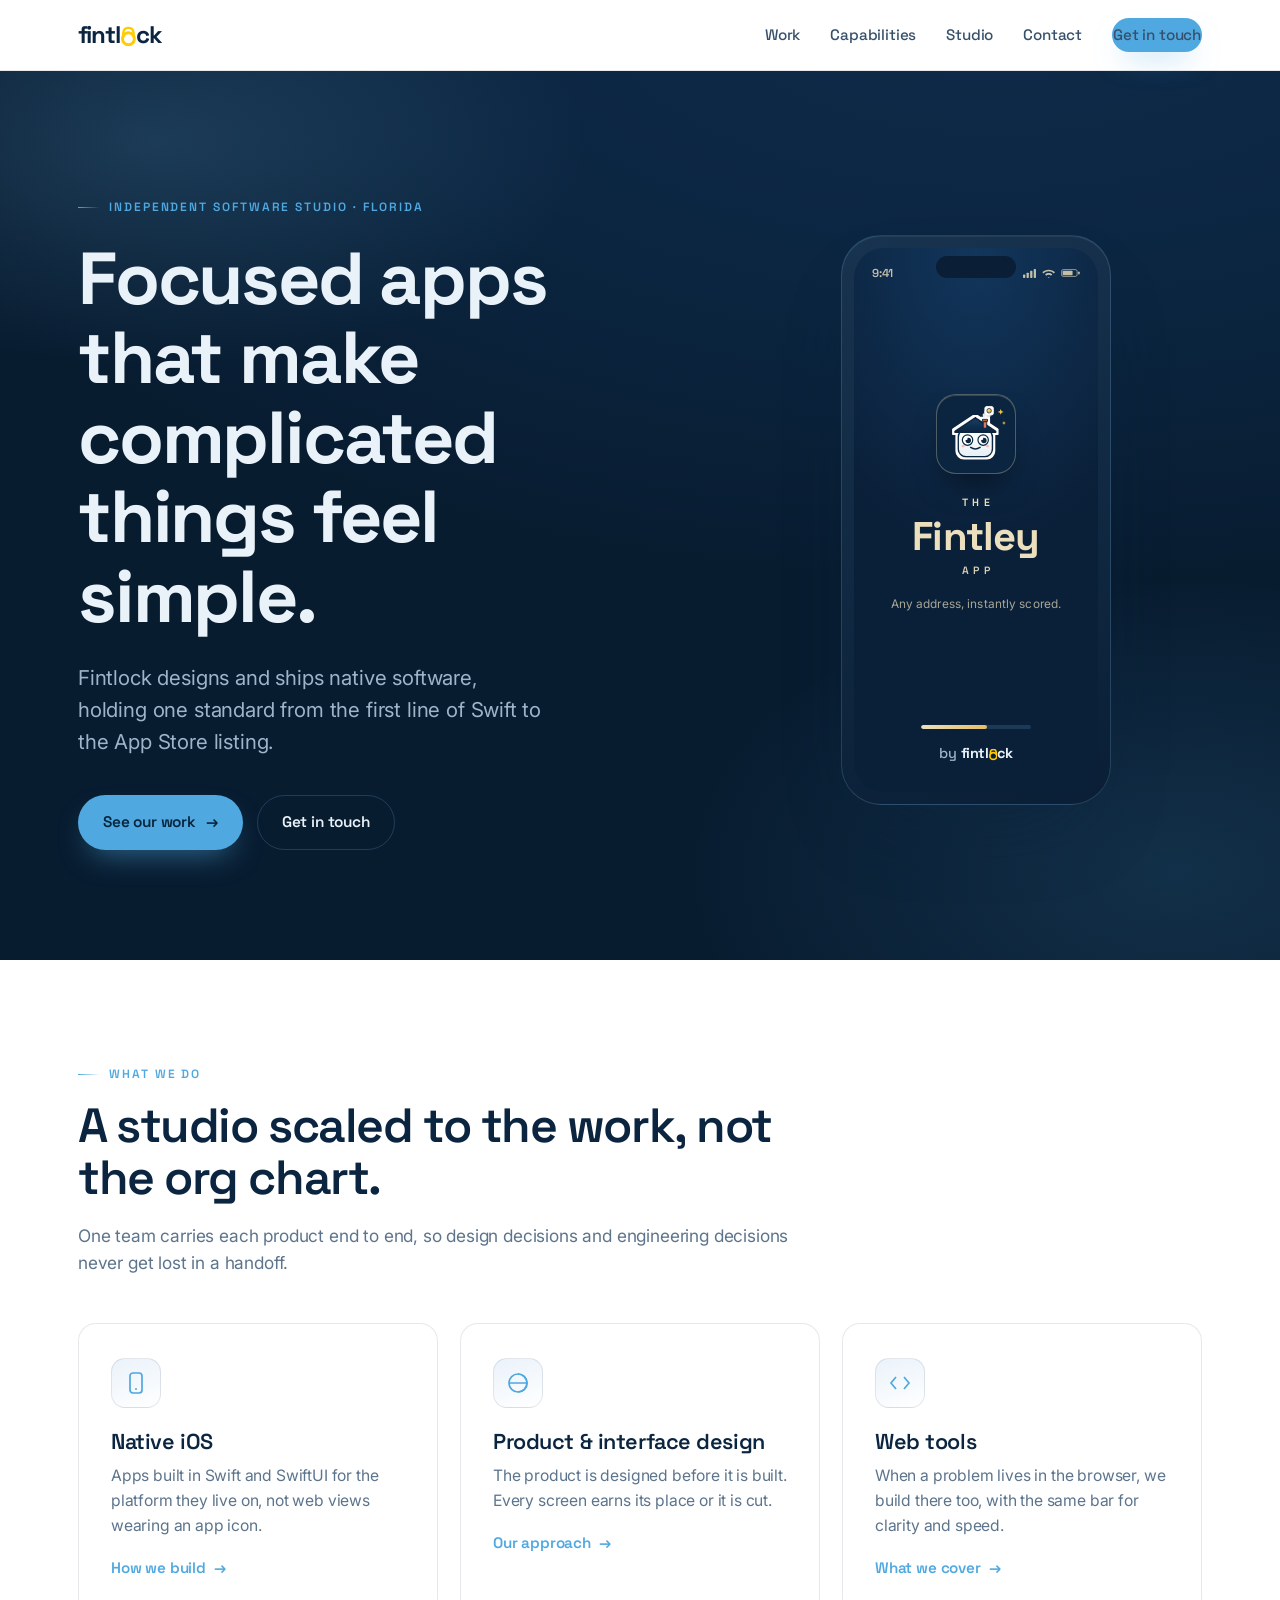
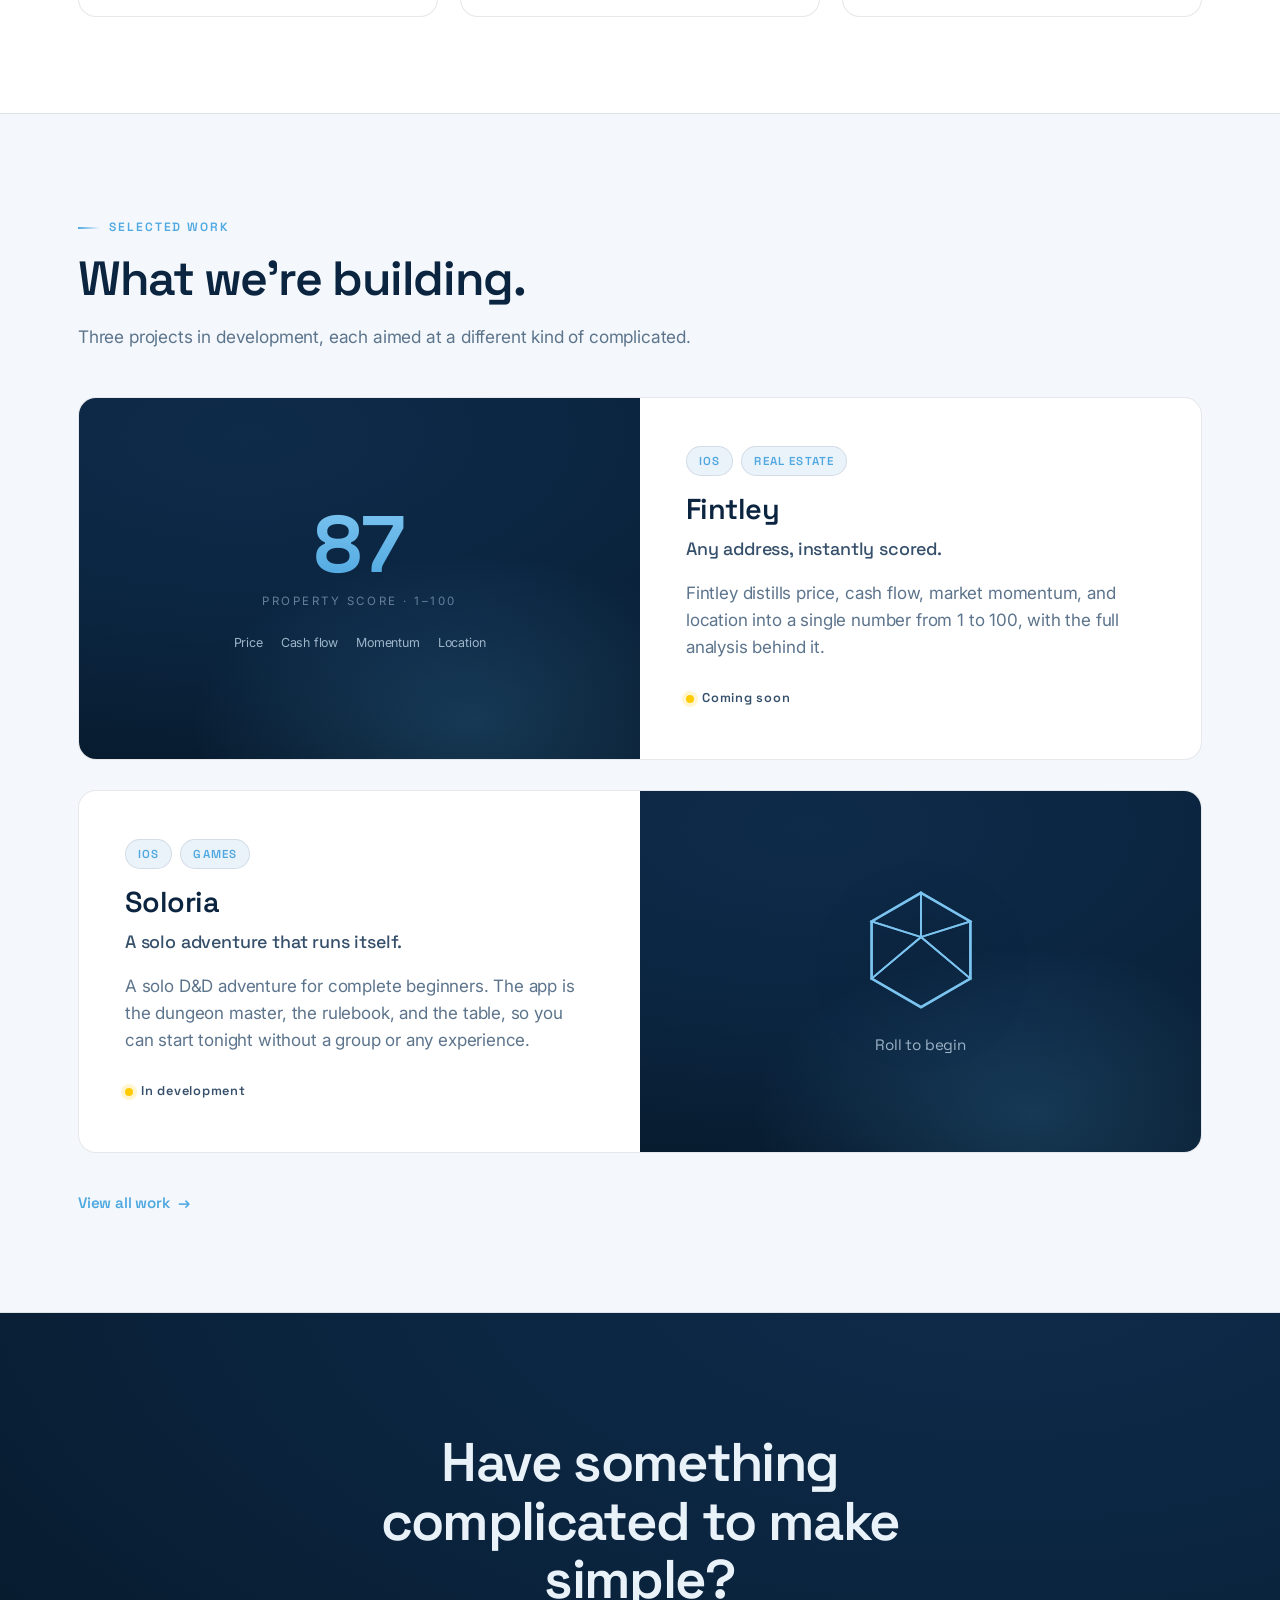
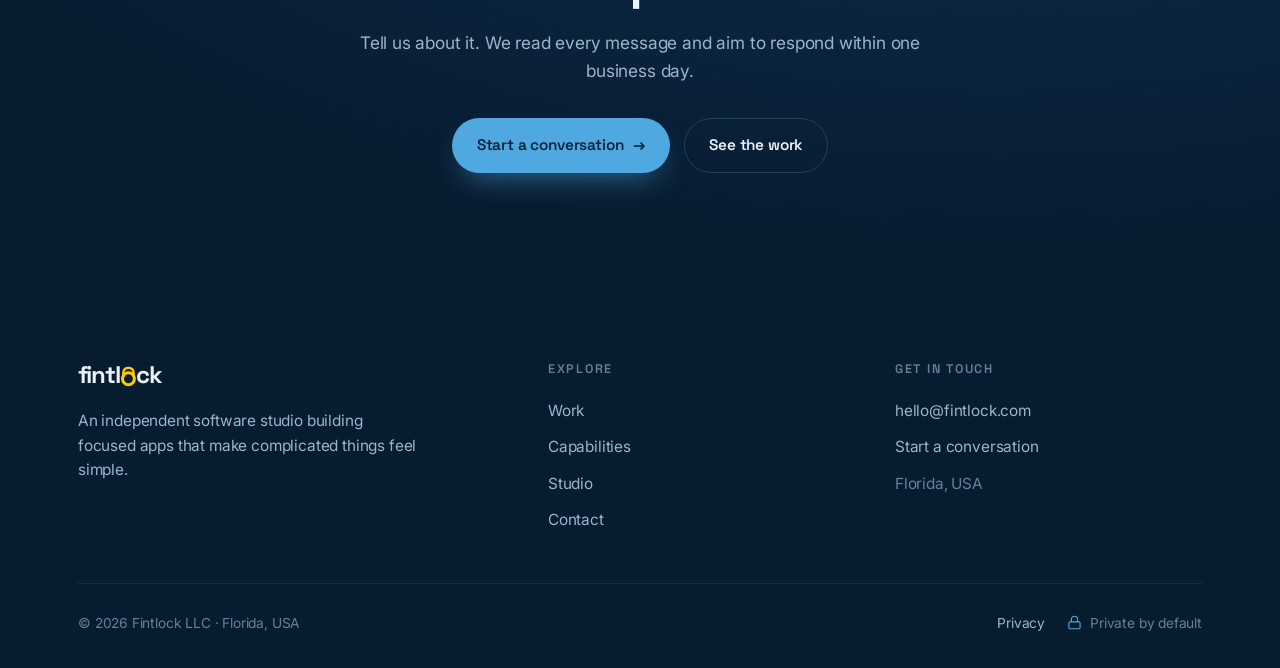
<file: index.html>
<!DOCTYPE html>
<html lang="en">
<head>
  <meta charset="utf-8">
  <meta name="viewport" content="width=device-width, initial-scale=1">
  <title>Fintlock — Independent Software Studio</title>
  <meta name="description" content="Fintlock is an independent software studio in Florida. We design and ship native apps that make complicated things feel simple.">
  <meta property="og:title" content="Fintlock — Independent Software Studio">
  <meta property="og:description" content="We build focused apps that make complicated things feel simple.">
  <meta property="og:type" content="website">
  <meta name="theme-color" content="#081C30">
  <link rel="icon" type="image/svg+xml" href="favicon.svg">
  <link rel="preconnect" href="https://fonts.googleapis.com">
  <link rel="preconnect" href="https://fonts.gstatic.com" crossorigin>
  <link href="https://fonts.googleapis.com/css2?family=Inter:wght@400;500;600&family=Space+Grotesk:wght@500;600;700&display=swap" rel="stylesheet">
  <link rel="stylesheet" href="styles.css?v=2">
</head>
<body>

  <header class="site-nav">
    <div class="wrap nav-inner">
      <a class="wordmark" href="index.html" aria-label="Fintlock — home">fintl<svg class="lock-o" viewBox="0 0 70 94" aria-hidden="true" focusable="false"><path d="M11 46V30a24 24 0 0 1 48 0v16" fill="none" stroke="#FFCB05" stroke-width="12" stroke-linecap="round"/><circle cx="35" cy="58" r="28" fill="none" stroke="#FFCB05" stroke-width="14"/></svg>ck</a>
      <div class="nav-right">
        <nav class="nav-links" aria-label="Primary">
          <a href="work.html">Work</a>
          <a href="capabilities.html">Capabilities</a>
          <a href="studio.html">Studio</a>
          <a href="contact.html">Contact</a>
          <a class="btn btn-primary nav-cta" href="contact.html">Get in touch</a>
        </nav>
        <button class="nav-toggle" type="button" aria-label="Toggle navigation" aria-expanded="false">
          <span></span><span></span><span></span>
        </button>
      </div>
    </div>
  </header>

  <main>

    <!-- Hero -->
    <section class="hero on-navy">
      <div class="wrap">
        <div class="hero-grid">
          <div class="hero-copy">
            <span class="eyebrow">Independent software studio · Florida</span>
            <h1 class="display">Focused apps that make complicated things feel simple.</h1>
            <p class="lead">Fintlock designs and ships native software, holding one standard from the first line of Swift to the App Store listing.</p>
            <div class="hero-actions">
              <a class="btn btn-primary" href="work.html">See our work <span class="arrow" aria-hidden="true">&rarr;</span></a>
              <a class="btn btn-ghost" href="contact.html">Get in touch</a>
            </div>
          </div>
          <div class="hero-visual" aria-hidden="true">
            <div class="device">
              <div class="screen splash">
                <div class="splash-status">
                  <span class="ss-time">9:41</span>
                  <span class="ss-icons">
                    <svg class="ss-i" viewBox="0 0 20 14" fill="currentColor" aria-hidden="true"><rect x="0" y="9" width="3.2" height="5" rx="1"/><rect x="5" y="6.5" width="3.2" height="7.5" rx="1"/><rect x="10" y="4" width="3.2" height="10" rx="1"/><rect x="15" y="1.5" width="3.2" height="12.5" rx="1"/></svg>
                    <svg class="ss-i" viewBox="0 0 16 12" fill="currentColor" aria-hidden="true"><path d="M8 11.2a1.4 1.4 0 1 0 .01 0zM8 2C4.9 2 2.2 3.2.4 5.1l1.5 1.5C3.4 5 5.6 4 8 4s4.6 1 6.1 2.6l1.5-1.5C13.8 3.2 11.1 2 8 2zM8 6c-1.7 0-3.2.6-4.3 1.7l1.5 1.5C5.9 8.4 6.9 8 8 8s2.1.4 2.8 1.2l1.5-1.5C11.2 6.6 9.7 6 8 6z"/></svg>
                    <svg class="ss-i" viewBox="0 0 27 14" fill="currentColor" aria-hidden="true"><rect x="0.6" y="2.2" width="22" height="9.6" rx="2.6" fill="none" stroke="currentColor" stroke-width="1"/><rect x="2.2" y="3.8" width="14" height="6.4" rx="1.2"/><rect x="24" y="5" width="2.2" height="4" rx="1.1"/></svg>
                  </span>
                </div>
                <div class="splash-center">
                  <div class="splash-icon">
                    <svg viewBox="0 0 240 240" aria-hidden="true"><defs><linearGradient id="fiBody" x1="0" y1="0" x2="0" y2="1"><stop offset="0" stop-color="#FFFFFF"/><stop offset="1" stop-color="#E7F0F6"/></linearGradient><linearGradient id="fiRoof" x1="0" y1="0" x2="0" y2="1"><stop offset="0" stop-color="#173E63"/><stop offset="1" stop-color="#0B2540"/></linearGradient><radialGradient id="fiGold" cx="0.36" cy="0.3" r="0.85"><stop offset="0" stop-color="#FFE694"/><stop offset="0.55" stop-color="#F2C440"/><stop offset="1" stop-color="#E0A41E"/></radialGradient><filter id="fiKey" x="-35%" y="-35%" width="170%" height="170%"><feMorphology in="SourceAlpha" operator="dilate" radius="6" result="d"/><feFlood flood-color="#FFFFFF" result="w"/><feComposite in="w" in2="d" operator="in" result="o"/><feMerge><feMergeNode in="o"/><feMergeNode in="SourceGraphic"/></feMerge></filter></defs><rect x="6" y="6" width="228" height="228" rx="52" fill="#0B2540"/><g filter="url(#fiKey)"><g transform="translate(22,22) scale(0.8)"><rect x="54" y="104" width="132" height="106" rx="30" fill="url(#fiBody)" stroke="#0B2540" stroke-width="6"/><path d="M70 113 Q120 105 170 113" stroke="#fff" stroke-width="6" opacity="0.12" fill="none" stroke-linecap="round"/><path d="M120 60 L198 112 Q201 116 196 116 L44 116 Q39 116 42 112 Z" fill="url(#fiRoof)" stroke="#0B2540" stroke-width="6" stroke-linejoin="round"/><rect x="150" y="70" width="14" height="30" rx="3" fill="#E07A52" stroke="#0B2540" stroke-width="4"/><rect x="147" y="66" width="20" height="9" rx="3" fill="#B85C39" stroke="#0B2540" stroke-width="4"/><circle cx="160" cy="55" r="4" fill="#fff" opacity="0.9"/><circle cx="166" cy="45" r="5" fill="#fff" opacity="0.9"/><circle cx="173" cy="33" r="9" fill="url(#fiGold)" stroke="#0B2540" stroke-width="3.5"/><circle cx="173" cy="33" r="5" fill="none" stroke="#E0A41E" stroke-width="1.6"/><circle cx="90" cy="146" r="20" fill="#fff" stroke="#0B2540" stroke-width="4.5"/><circle cx="92.9" cy="147.7" r="10.4" fill="#0B2540"/><circle cx="84.8" cy="140.3" r="5.4" fill="#fff"/><circle cx="150" cy="146" r="20" fill="#fff" stroke="#0B2540" stroke-width="4.5"/><circle cx="152.9" cy="147.7" r="10.4" fill="#0B2540"/><circle cx="144.8" cy="140.3" r="5.4" fill="#fff"/><ellipse cx="73" cy="169" rx="6.5" ry="4.5" fill="#FF8073" opacity="0.5"/><ellipse cx="167" cy="169" rx="6.5" ry="4.5" fill="#FF8073" opacity="0.5"/><path d="M102 174 Q120 186 138 174" fill="none" stroke="#0B2540" stroke-width="6" stroke-linecap="round"/></g></g><path d="M196 43 L198.5 49.5 L205 52 L198.5 54.5 L196 61 L193.5 54.5 L187 52 L193.5 49.5 Z" fill="#F2C440"/><path d="M206 80 L207.7 84.3 L212 86 L207.7 87.7 L206 92 L204.3 87.7 L200 86 L204.3 84.3 Z" fill="#F2C440"/></svg>
                  </div>
                  <div class="splash-name">
                    <span class="splash-the">The</span>
                    <span class="splash-word">Fintley</span>
                    <span class="splash-app">App</span>
                  </div>
                  <div class="splash-tag">Any address, instantly scored.</div>
                </div>
                <div class="splash-bottom">
                  <div class="splash-load"><i></i></div>
                  <div class="splash-by">by <span class="splash-mark">fintl<svg class="lock-o" viewBox="0 0 70 94" aria-hidden="true" focusable="false"><path d="M11 46V30a24 24 0 0 1 48 0v16" fill="none" stroke="#FFCB05" stroke-width="12" stroke-linecap="round"/><circle cx="35" cy="58" r="28" fill="none" stroke="#FFCB05" stroke-width="14"/></svg>ck</span></div>
                </div>
              </div>
            </div>
          </div>
        </div>
      </div>
    </section>

    <!-- Capabilities preview -->
    <section class="section-pad">
      <div class="wrap">
        <div class="section-head reveal">
          <span class="eyebrow">What we do</span>
          <h2 class="title">A studio scaled to the work, not the org chart.</h2>
          <p>One team carries each product end to end, so design decisions and engineering decisions never get lost in a handoff.</p>
        </div>
        <div class="grid grid-3" style="margin-top:46px">
          <article class="card reveal">
            <div class="ico"><svg viewBox="0 0 24 24" fill="none" stroke="currentColor" stroke-width="1.7" aria-hidden="true"><rect x="6" y="2" width="12" height="20" rx="3"/><line x1="11" y1="18" x2="13" y2="18"/></svg></div>
            <h3>Native iOS</h3>
            <p>Apps built in Swift and SwiftUI for the platform they live on, not web views wearing an app icon.</p>
            <a class="textlink more" href="capabilities.html">How we build <span class="arrow" aria-hidden="true">&rarr;</span></a>
          </article>
          <article class="card reveal">
            <div class="ico"><svg viewBox="0 0 24 24" fill="none" stroke="currentColor" stroke-width="1.7" aria-hidden="true"><circle cx="12" cy="12" r="9"/><path d="M12 3a9 9 0 0 1 0 18M3 12h18"/></svg></div>
            <h3>Product &amp; interface design</h3>
            <p>The product is designed before it is built. Every screen earns its place or it is cut.</p>
            <a class="textlink more" href="capabilities.html">Our approach <span class="arrow" aria-hidden="true">&rarr;</span></a>
          </article>
          <article class="card reveal">
            <div class="ico"><svg viewBox="0 0 24 24" fill="none" stroke="currentColor" stroke-width="1.7" aria-hidden="true"><polyline points="8 6 3 12 8 18"/><polyline points="16 6 21 12 16 18"/></svg></div>
            <h3>Web tools</h3>
            <p>When a problem lives in the browser, we build there too, with the same bar for clarity and speed.</p>
            <a class="textlink more" href="capabilities.html">What we cover <span class="arrow" aria-hidden="true">&rarr;</span></a>
          </article>
        </div>
      </div>
    </section>

    <!-- Selected work -->
    <section class="section-pad" style="background:var(--bg-tint);border-top:1px solid var(--line);border-bottom:1px solid var(--line)">
      <div class="wrap">
        <div class="section-head reveal">
          <span class="eyebrow">Selected work</span>
          <h2 class="title">What we're building.</h2>
          <p>Three projects in development, each aimed at a different kind of complicated.</p>
        </div>

        <div class="project reveal" style="margin-top:46px">
          <div class="project-visual">
            <div class="viz-score">
              <div class="big">87</div>
              <div class="cap">Property score · 1&ndash;100</div>
              <div class="row"><span>Price</span><span>Cash flow</span><span>Momentum</span><span>Location</span></div>
            </div>
          </div>
          <div class="project-body">
            <div class="project-tags"><span class="tag">iOS</span><span class="tag">Real estate</span></div>
            <h3>Fintley</h3>
            <p class="sub">Any address, instantly scored.</p>
            <p>Fintley distills price, cash flow, market momentum, and location into a single number from 1 to 100, with the full analysis behind it.</p>
            <p style="margin-top:22px"><span class="status"><span class="dot"></span> Coming soon</span></p>
          </div>
        </div>

        <div class="project flip reveal">
          <div class="project-visual">
            <div class="viz-dice">
              <svg class="d20" viewBox="0 0 100 100" fill="none" stroke="#7CC4F0" stroke-width="2" aria-hidden="true"><polygon points="50,6 88,28 88,72 50,94 12,72 12,28"/><polygon points="50,6 50,40 88,28" stroke-width="1.4"/><polygon points="50,6 50,40 12,28" stroke-width="1.4"/><polygon points="50,40 88,28 88,72" stroke-width="1.4"/><polygon points="50,40 12,28 12,72" stroke-width="1.4"/><polygon points="50,40 88,72 50,94 12,72" stroke-width="1.4"/></svg>
              <div class="cap">Roll to begin</div>
            </div>
          </div>
          <div class="project-body">
            <div class="project-tags"><span class="tag">iOS</span><span class="tag">Games</span></div>
            <h3>Soloria</h3>
            <p class="sub">A solo adventure that runs itself.</p>
            <p>A solo D&amp;D adventure for complete beginners. The app is the dungeon master, the rulebook, and the table, so you can start tonight without a group or any experience.</p>
            <p style="margin-top:22px"><span class="status"><span class="dot"></span> In development</span></p>
          </div>
        </div>

        <p class="reveal" style="margin-top:36px"><a class="textlink" href="work.html">View all work <span class="arrow" aria-hidden="true">&rarr;</span></a></p>
      </div>
    </section>

    <!-- CTA -->
    <section class="section-pad-lg on-navy">
      <div class="wrap cta-band">
        <h2 class="reveal">Have something complicated to make simple?</h2>
        <p class="reveal">Tell us about it. We read every message and aim to respond within one business day.</p>
        <div class="cta-actions reveal">
          <a class="btn btn-primary" href="contact.html">Start a conversation <span class="arrow" aria-hidden="true">&rarr;</span></a>
          <a class="btn btn-ghost" href="work.html">See the work</a>
        </div>
      </div>
    </section>

  </main>

  <footer>
    <div class="wrap">
      <div class="foot-top">
        <div class="foot-brand">
          <a class="wordmark" href="index.html" aria-label="Fintlock — home">fintl<svg class="lock-o" viewBox="0 0 70 94" aria-hidden="true" focusable="false"><path d="M11 46V30a24 24 0 0 1 48 0v16" fill="none" stroke="#FFCB05" stroke-width="12" stroke-linecap="round"/><circle cx="35" cy="58" r="28" fill="none" stroke="#FFCB05" stroke-width="14"/></svg>ck</a>
          <p>An independent software studio building focused apps that make complicated things feel simple.</p>
        </div>
        <div class="foot-col">
          <h4>Explore</h4>
          <a href="work.html">Work</a>
          <a href="capabilities.html">Capabilities</a>
          <a href="studio.html">Studio</a>
          <a href="contact.html">Contact</a>
        </div>
        <div class="foot-col">
          <h4>Get in touch</h4>
          <a href="mailto:hello@fintlock.com">hello@fintlock.com</a>
          <a href="contact.html">Start a conversation</a>
          <span style="display:block;color:var(--on-navy-faint);padding:6px 0;font-size:0.96rem">Florida, USA</span>
        </div>
      </div>
      <div class="foot-bottom">
        <span>&copy; <span data-year>2026</span> Fintlock LLC · Florida, USA</span>
        <span class="foot-bottom-right">
          <a href="privacy.html">Privacy</a>
          <span class="priv">
            <svg viewBox="0 0 24 24" fill="none" stroke="currentColor" stroke-width="1.8" aria-hidden="true"><rect x="3" y="11" width="18" height="11" rx="2"/><path d="M7 11V7a5 5 0 0 1 10 0v4"/></svg>
            Private by default
          </span>
        </span>
      </div>
    </div>
  </footer>

  <script src="app.js?v=2"></script>
</body>
</html>
</file>
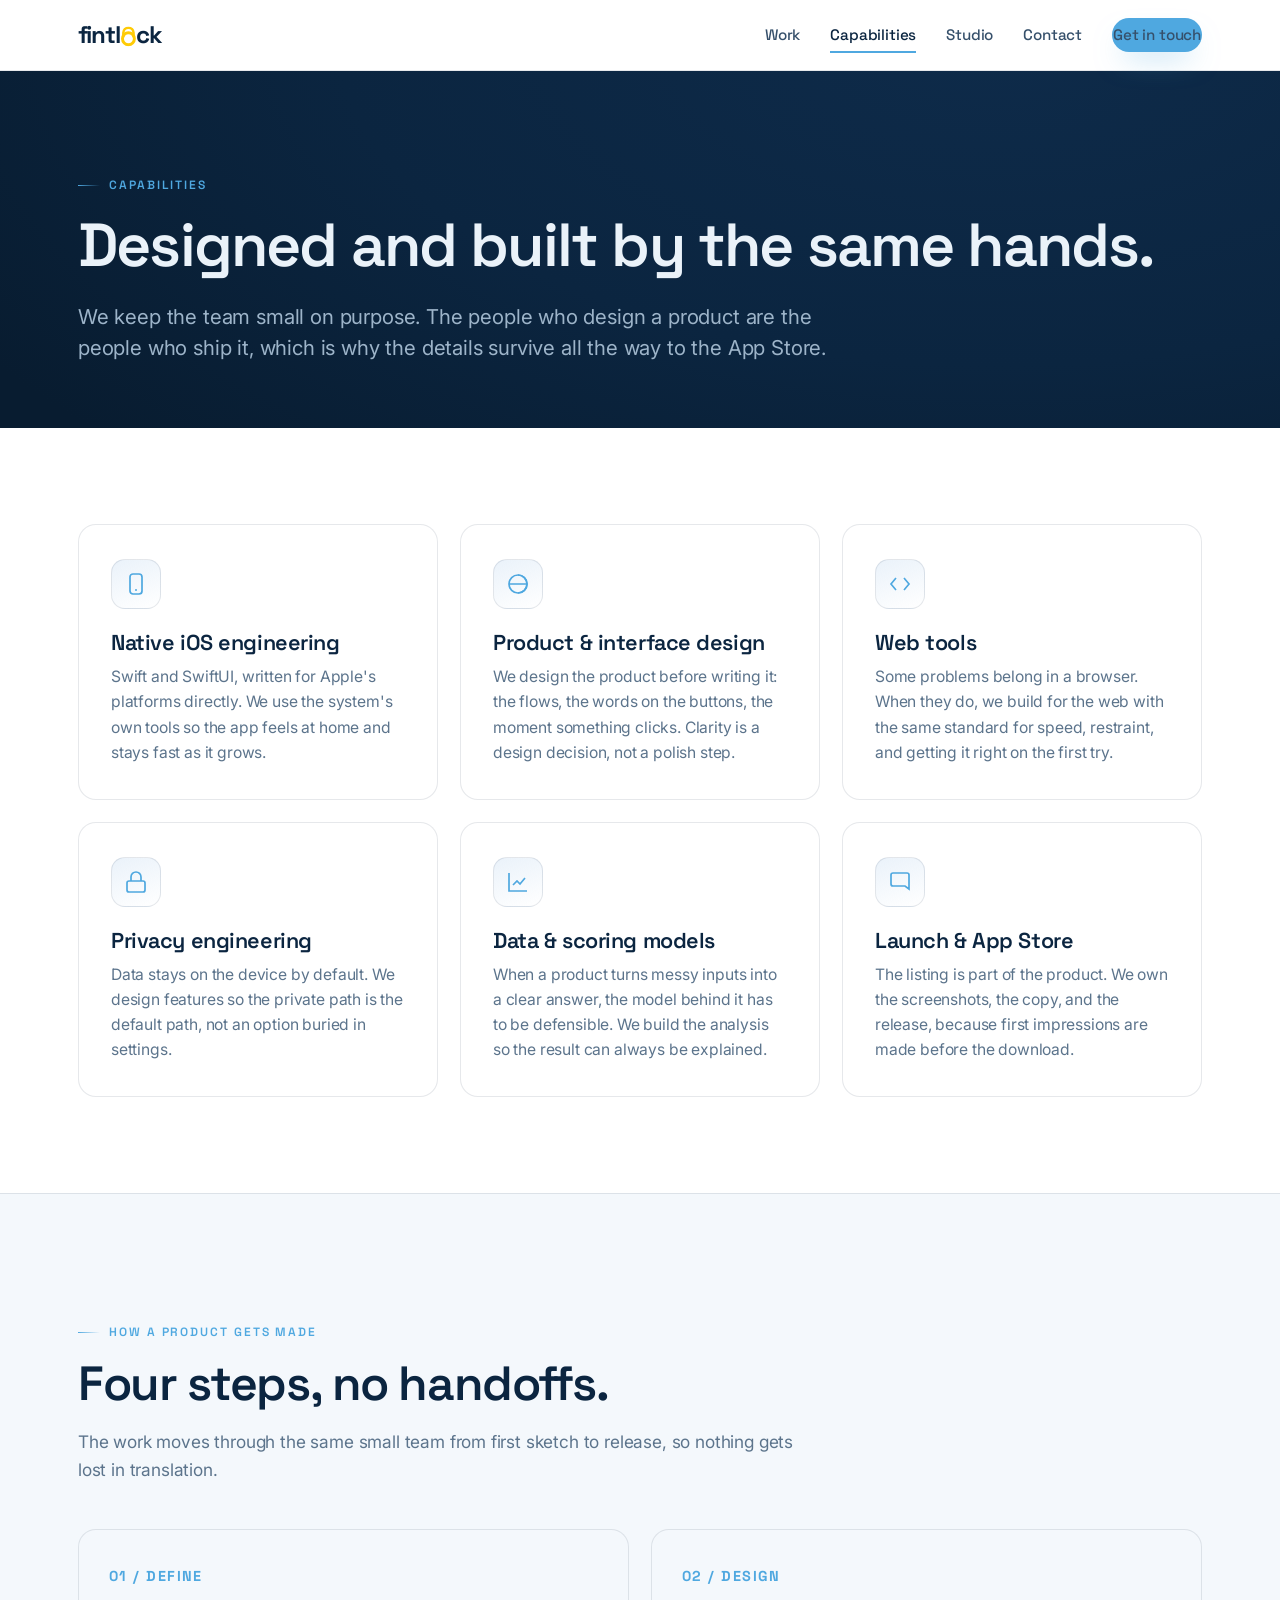
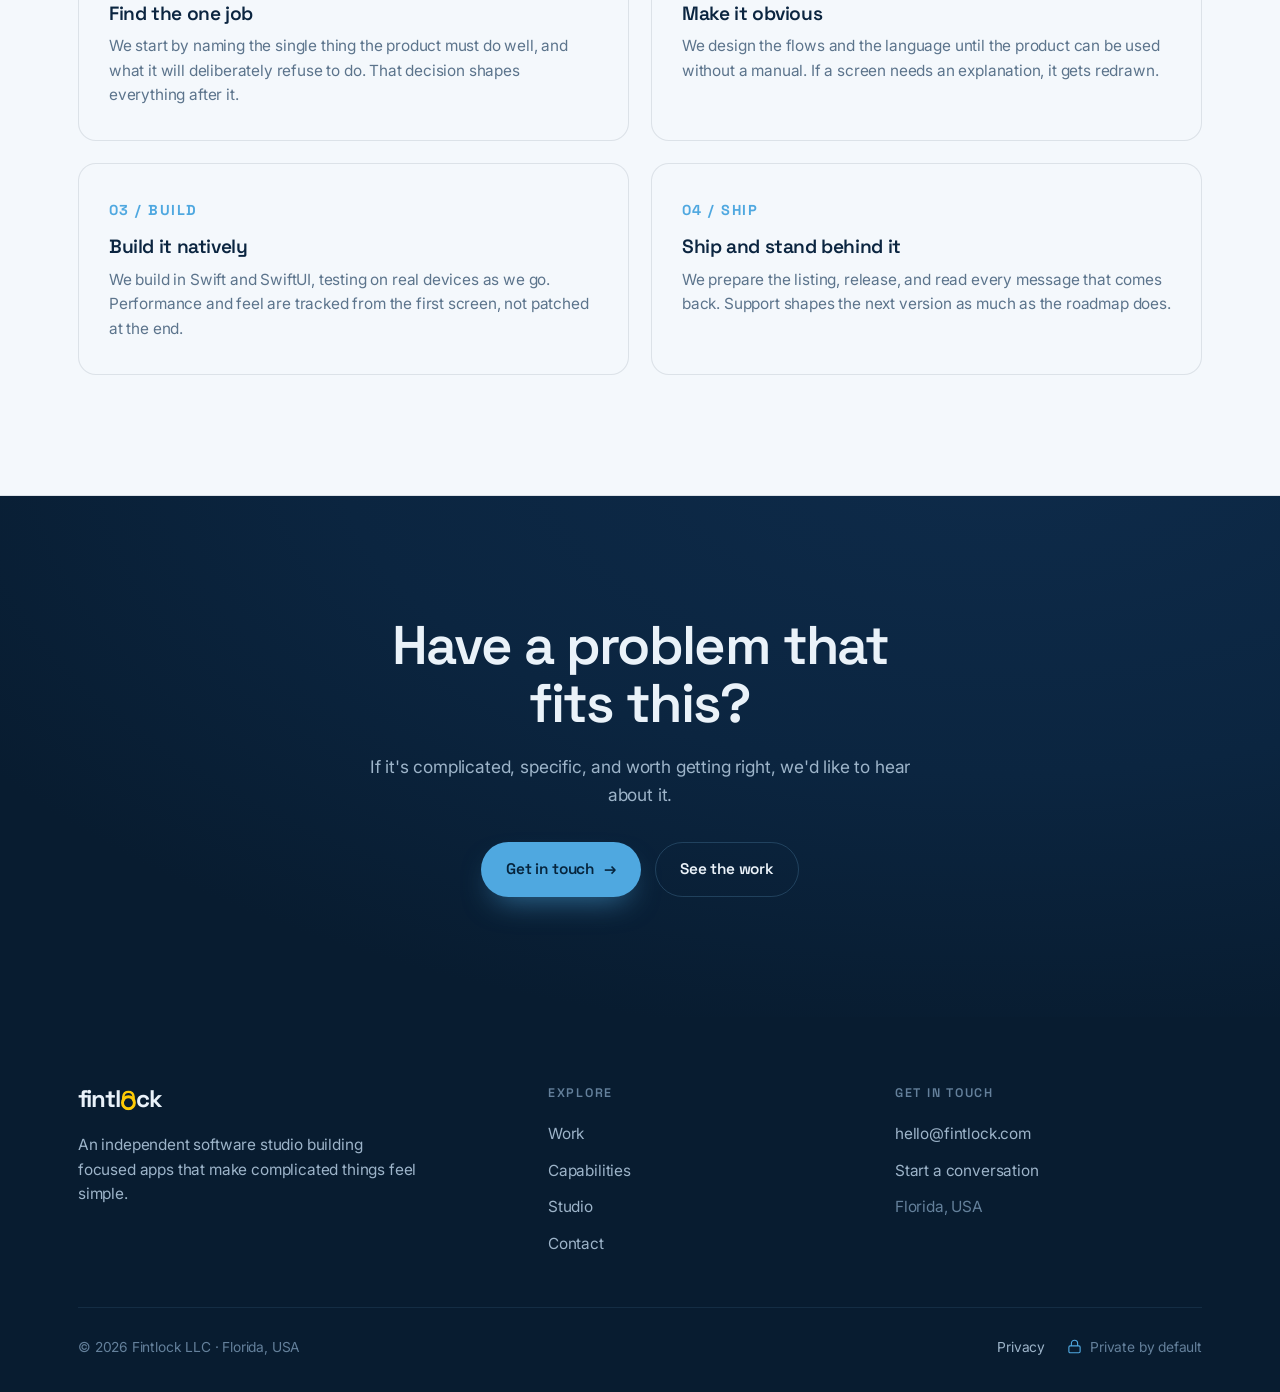
<file: capabilities.html>
<!DOCTYPE html>
<html lang="en">
<head>
  <meta charset="utf-8">
  <meta name="viewport" content="width=device-width, initial-scale=1">
  <title>Capabilities — Fintlock</title>
  <meta name="description" content="How Fintlock works: native iOS engineering, in-house product design, and web tools, delivered by one small team from idea to App Store.">
  <meta property="og:title" content="Capabilities — Fintlock">
  <meta property="og:description" content="Native iOS, product design, and web tools, carried end to end by one team.">
  <meta name="theme-color" content="#081C30">
  <link rel="icon" type="image/svg+xml" href="favicon.svg">
  <link rel="preconnect" href="https://fonts.googleapis.com">
  <link rel="preconnect" href="https://fonts.gstatic.com" crossorigin>
  <link href="https://fonts.googleapis.com/css2?family=Inter:wght@400;500;600&family=Space+Grotesk:wght@500;600;700&display=swap" rel="stylesheet">
  <link rel="stylesheet" href="styles.css?v=2">
</head>
<body>

  <header class="site-nav">
    <div class="wrap nav-inner">
      <a class="wordmark" href="index.html" aria-label="Fintlock — home">fintl<svg class="lock-o" viewBox="0 0 70 94" aria-hidden="true" focusable="false"><path d="M11 46V30a24 24 0 0 1 48 0v16" fill="none" stroke="#FFCB05" stroke-width="12" stroke-linecap="round"/><circle cx="35" cy="58" r="28" fill="none" stroke="#FFCB05" stroke-width="14"/></svg>ck</a>
      <div class="nav-right">
        <nav class="nav-links" aria-label="Primary">
          <a href="work.html">Work</a>
          <a href="capabilities.html" class="active">Capabilities</a>
          <a href="studio.html">Studio</a>
          <a href="contact.html">Contact</a>
          <a class="btn btn-primary nav-cta" href="contact.html">Get in touch</a>
        </nav>
        <button class="nav-toggle" type="button" aria-label="Toggle navigation" aria-expanded="false">
          <span></span><span></span><span></span>
        </button>
      </div>
    </div>
  </header>

  <main>

    <section class="page-hero on-navy">
      <div class="wrap">
        <span class="eyebrow">Capabilities</span>
        <h1>Designed and built by the same hands.</h1>
        <p class="lead">We keep the team small on purpose. The people who design a product are the people who ship it, which is why the details survive all the way to the App Store.</p>
      </div>
    </section>

    <section class="section-pad">
      <div class="wrap">
        <div class="grid grid-3">
          <article class="card reveal">
            <div class="ico"><svg viewBox="0 0 24 24" fill="none" stroke="currentColor" stroke-width="1.7" aria-hidden="true"><rect x="6" y="2" width="12" height="20" rx="3"/><line x1="11" y1="18" x2="13" y2="18"/></svg></div>
            <h3>Native iOS engineering</h3>
            <p>Swift and SwiftUI, written for Apple's platforms directly. We use the system's own tools so the app feels at home and stays fast as it grows.</p>
          </article>
          <article class="card reveal">
            <div class="ico"><svg viewBox="0 0 24 24" fill="none" stroke="currentColor" stroke-width="1.7" aria-hidden="true"><circle cx="12" cy="12" r="9"/><path d="M12 3a9 9 0 0 1 0 18M3 12h18"/></svg></div>
            <h3>Product &amp; interface design</h3>
            <p>We design the product before writing it: the flows, the words on the buttons, the moment something clicks. Clarity is a design decision, not a polish step.</p>
          </article>
          <article class="card reveal">
            <div class="ico"><svg viewBox="0 0 24 24" fill="none" stroke="currentColor" stroke-width="1.7" aria-hidden="true"><polyline points="8 6 3 12 8 18"/><polyline points="16 6 21 12 16 18"/></svg></div>
            <h3>Web tools</h3>
            <p>Some problems belong in a browser. When they do, we build for the web with the same standard for speed, restraint, and getting it right on the first try.</p>
          </article>
          <article class="card reveal">
            <div class="ico"><svg viewBox="0 0 24 24" fill="none" stroke="currentColor" stroke-width="1.7" aria-hidden="true"><rect x="3" y="11" width="18" height="11" rx="2"/><path d="M7 11V7a5 5 0 0 1 10 0v4"/></svg></div>
            <h3>Privacy engineering</h3>
            <p>Data stays on the device by default. We design features so the private path is the default path, not an option buried in settings.</p>
          </article>
          <article class="card reveal">
            <div class="ico"><svg viewBox="0 0 24 24" fill="none" stroke="currentColor" stroke-width="1.7" aria-hidden="true"><path d="M3 3v18h18"/><path d="M7 15l4-4 3 3 5-6"/></svg></div>
            <h3>Data &amp; scoring models</h3>
            <p>When a product turns messy inputs into a clear answer, the model behind it has to be defensible. We build the analysis so the result can always be explained.</p>
          </article>
          <article class="card reveal">
            <div class="ico"><svg viewBox="0 0 24 24" fill="none" stroke="currentColor" stroke-width="1.7" aria-hidden="true"><path d="M5 3h14a2 2 0 0 1 2 2v14l-4-3H5a2 2 0 0 1-2-2V5a2 2 0 0 1 2-2z"/></svg></div>
            <h3>Launch &amp; App Store</h3>
            <p>The listing is part of the product. We own the screenshots, the copy, and the release, because first impressions are made before the download.</p>
          </article>
        </div>
      </div>
    </section>

    <section class="section-pad-lg" style="background:var(--bg-tint);border-top:1px solid var(--line);border-bottom:1px solid var(--line)">
      <div class="wrap">
        <div class="section-head reveal">
          <span class="eyebrow">How a product gets made</span>
          <h2 class="title">Four steps, no handoffs.</h2>
          <p>The work moves through the same small team from first sketch to release, so nothing gets lost in translation.</p>
        </div>
        <div class="grid grid-2" style="margin-top:46px">
          <div class="step reveal">
            <span class="n">01 / DEFINE</span>
            <h3>Find the one job</h3>
            <p>We start by naming the single thing the product must do well, and what it will deliberately refuse to do. That decision shapes everything after it.</p>
          </div>
          <div class="step reveal">
            <span class="n">02 / DESIGN</span>
            <h3>Make it obvious</h3>
            <p>We design the flows and the language until the product can be used without a manual. If a screen needs an explanation, it gets redrawn.</p>
          </div>
          <div class="step reveal">
            <span class="n">03 / BUILD</span>
            <h3>Build it natively</h3>
            <p>We build in Swift and SwiftUI, testing on real devices as we go. Performance and feel are tracked from the first screen, not patched at the end.</p>
          </div>
          <div class="step reveal">
            <span class="n">04 / SHIP</span>
            <h3>Ship and stand behind it</h3>
            <p>We prepare the listing, release, and read every message that comes back. Support shapes the next version as much as the roadmap does.</p>
          </div>
        </div>
      </div>
    </section>

    <section class="section-pad-lg on-navy">
      <div class="wrap cta-band">
        <h2 class="reveal">Have a problem that fits this?</h2>
        <p class="reveal">If it's complicated, specific, and worth getting right, we'd like to hear about it.</p>
        <div class="cta-actions reveal">
          <a class="btn btn-primary" href="contact.html">Get in touch <span class="arrow" aria-hidden="true">&rarr;</span></a>
          <a class="btn btn-ghost" href="work.html">See the work</a>
        </div>
      </div>
    </section>

  </main>

  <footer>
    <div class="wrap">
      <div class="foot-top">
        <div class="foot-brand">
          <a class="wordmark" href="index.html" aria-label="Fintlock — home">fintl<svg class="lock-o" viewBox="0 0 70 94" aria-hidden="true" focusable="false"><path d="M11 46V30a24 24 0 0 1 48 0v16" fill="none" stroke="#FFCB05" stroke-width="12" stroke-linecap="round"/><circle cx="35" cy="58" r="28" fill="none" stroke="#FFCB05" stroke-width="14"/></svg>ck</a>
          <p>An independent software studio building focused apps that make complicated things feel simple.</p>
        </div>
        <div class="foot-col">
          <h4>Explore</h4>
          <a href="work.html">Work</a>
          <a href="capabilities.html">Capabilities</a>
          <a href="studio.html">Studio</a>
          <a href="contact.html">Contact</a>
        </div>
        <div class="foot-col">
          <h4>Get in touch</h4>
          <a href="mailto:hello@fintlock.com">hello@fintlock.com</a>
          <a href="contact.html">Start a conversation</a>
          <span style="display:block;color:var(--on-navy-faint);padding:6px 0;font-size:0.96rem">Florida, USA</span>
        </div>
      </div>
      <div class="foot-bottom">
        <span>&copy; <span data-year>2026</span> Fintlock LLC · Florida, USA</span>
        <span class="foot-bottom-right">
          <a href="privacy.html">Privacy</a>
          <span class="priv">
            <svg viewBox="0 0 24 24" fill="none" stroke="currentColor" stroke-width="1.8" aria-hidden="true"><rect x="3" y="11" width="18" height="11" rx="2"/><path d="M7 11V7a5 5 0 0 1 10 0v4"/></svg>
            Private by default
          </span>
        </span>
      </div>
    </div>
  </footer>

  <script src="app.js?v=2"></script>
</body>
</html>
</file>
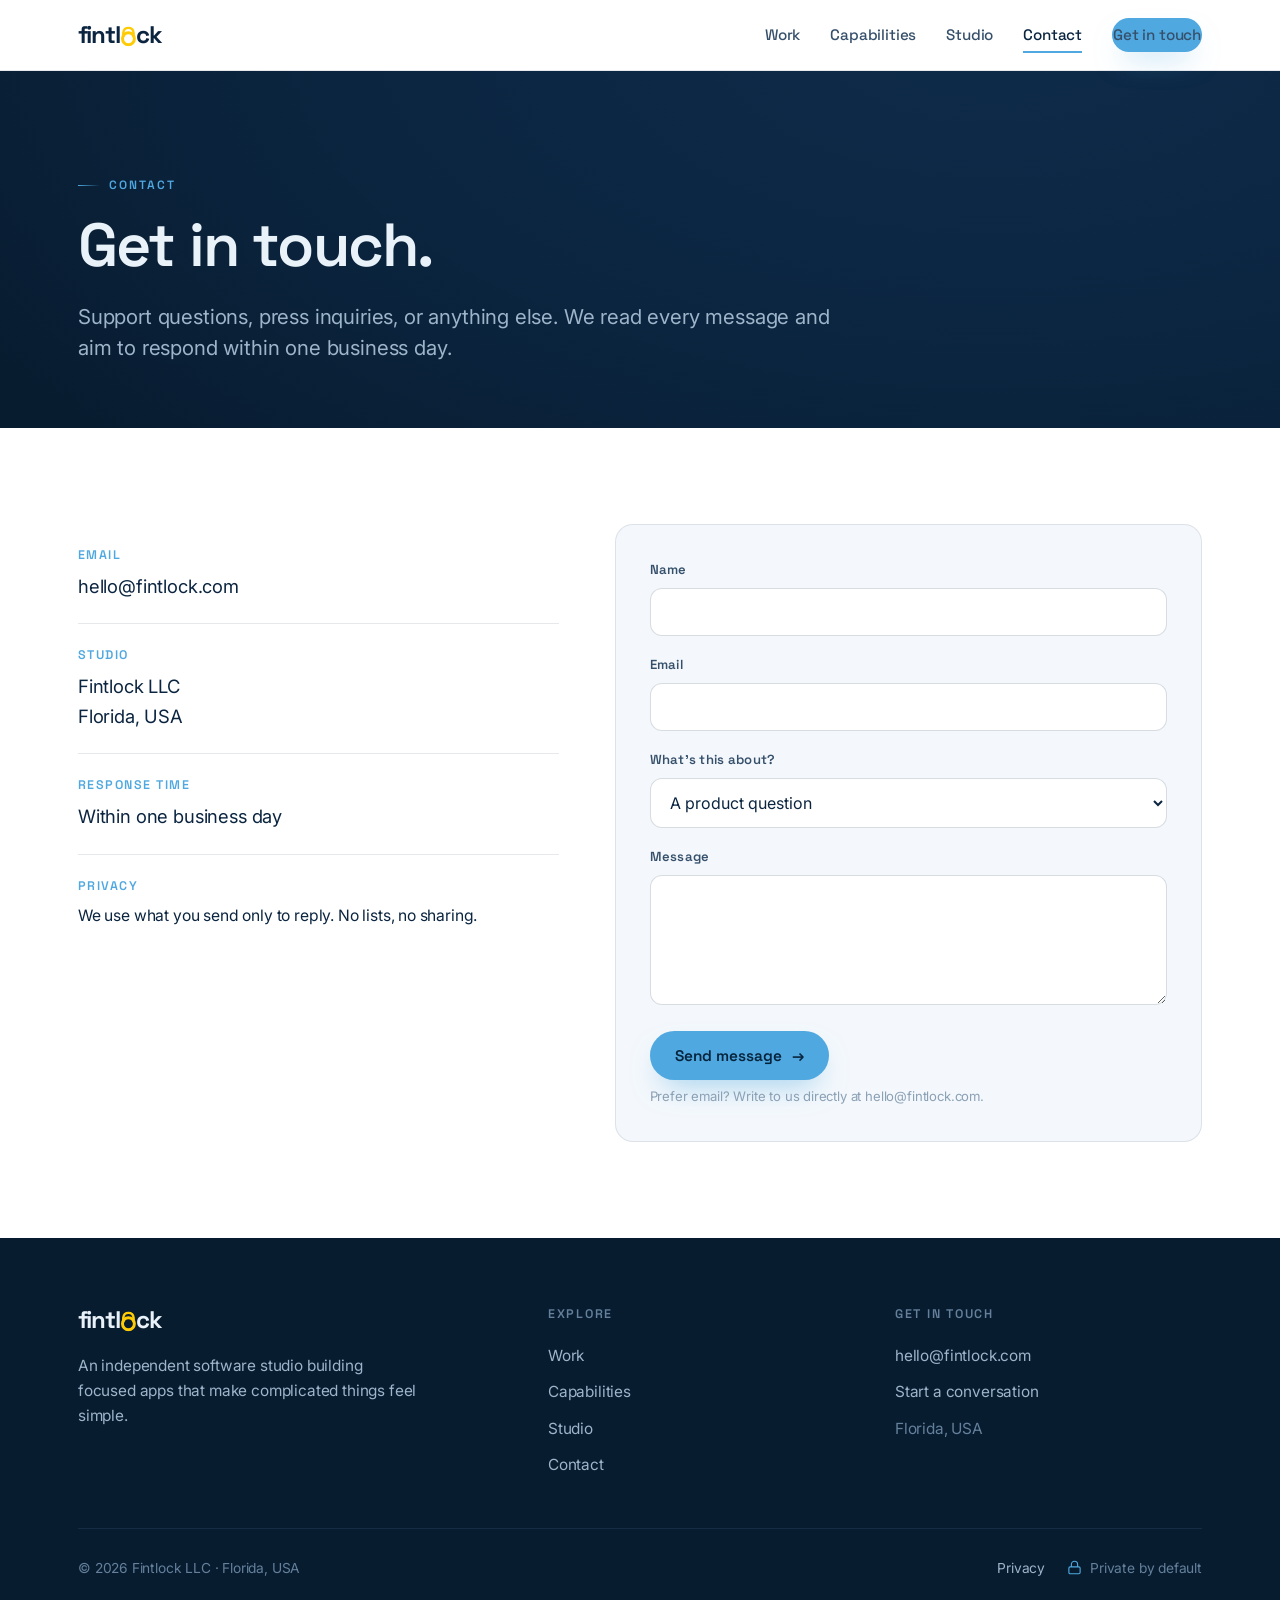
<file: contact.html>
<!DOCTYPE html>
<html lang="en">
<head>
  <meta charset="utf-8">
  <meta name="viewport" content="width=device-width, initial-scale=1">
  <title>Contact — Fintlock</title>
  <meta name="description" content="Get in touch with Fintlock. Support questions, press inquiries, or anything else — reach us at hello@fintlock.com.">
  <meta property="og:title" content="Contact — Fintlock">
  <meta property="og:description" content="We read every message and aim to respond within one business day.">
  <meta name="theme-color" content="#081C30">
  <link rel="icon" type="image/svg+xml" href="favicon.svg">
  <link rel="preconnect" href="https://fonts.googleapis.com">
  <link rel="preconnect" href="https://fonts.gstatic.com" crossorigin>
  <link href="https://fonts.googleapis.com/css2?family=Inter:wght@400;500;600&family=Space+Grotesk:wght@500;600;700&display=swap" rel="stylesheet">
  <link rel="stylesheet" href="styles.css?v=2">
</head>
<body>

  <header class="site-nav">
    <div class="wrap nav-inner">
      <a class="wordmark" href="index.html" aria-label="Fintlock — home">fintl<svg class="lock-o" viewBox="0 0 70 94" aria-hidden="true" focusable="false"><path d="M11 46V30a24 24 0 0 1 48 0v16" fill="none" stroke="#FFCB05" stroke-width="12" stroke-linecap="round"/><circle cx="35" cy="58" r="28" fill="none" stroke="#FFCB05" stroke-width="14"/></svg>ck</a>
      <div class="nav-right">
        <nav class="nav-links" aria-label="Primary">
          <a href="work.html">Work</a>
          <a href="capabilities.html">Capabilities</a>
          <a href="studio.html">Studio</a>
          <a href="contact.html" class="active">Contact</a>
          <a class="btn btn-primary nav-cta" href="contact.html">Get in touch</a>
        </nav>
        <button class="nav-toggle" type="button" aria-label="Toggle navigation" aria-expanded="false">
          <span></span><span></span><span></span>
        </button>
      </div>
    </div>
  </header>

  <main>

    <section class="page-hero on-navy">
      <div class="wrap">
        <span class="eyebrow">Contact</span>
        <h1>Get in touch.</h1>
        <p class="lead">Support questions, press inquiries, or anything else. We read every message and aim to respond within one business day.</p>
      </div>
    </section>

    <section class="section-pad">
      <div class="wrap">
        <div class="contact-grid">

          <div class="contact-info">
            <div class="row reveal">
              <div class="k">Email</div>
              <div class="v"><a href="mailto:hello@fintlock.com">hello@fintlock.com</a></div>
            </div>
            <div class="row reveal">
              <div class="k">Studio</div>
              <div class="v">Fintlock LLC<br>Florida, USA</div>
            </div>
            <div class="row reveal">
              <div class="k">Response time</div>
              <div class="v">Within one business day</div>
            </div>
            <div class="row reveal">
              <div class="k">Privacy</div>
              <div class="v muted" style="font-size:0.98rem">We use what you send only to reply. No lists, no sharing.</div>
            </div>
          </div>

          <form class="form reveal" id="contact-form" novalidate>
            <div class="field">
              <label for="name">Name</label>
              <input type="text" id="name" name="name" autocomplete="name" required>
            </div>
            <div class="field">
              <label for="email">Email</label>
              <input type="email" id="email" name="email" autocomplete="email" required>
            </div>
            <div class="field">
              <label for="topic">What's this about?</label>
              <select id="topic" name="topic">
                <option>A product question</option>
                <option>Press or media</option>
                <option>A project or idea</option>
                <option>Something else</option>
              </select>
            </div>
            <div class="field">
              <label for="message">Message</label>
              <textarea id="message" name="message" required></textarea>
            </div>
            <button class="btn btn-primary" type="submit">Send message <span class="arrow" aria-hidden="true">&rarr;</span></button>
            <p class="note">Prefer email? Write to us directly at hello@fintlock.com.</p>
            <div class="form-msg" role="status">Thanks — your message is ready to send. We'll reply within one business day.</div>
          </form>

        </div>
      </div>
    </section>

  </main>

  <footer>
    <div class="wrap">
      <div class="foot-top">
        <div class="foot-brand">
          <a class="wordmark" href="index.html" aria-label="Fintlock — home">fintl<svg class="lock-o" viewBox="0 0 70 94" aria-hidden="true" focusable="false"><path d="M11 46V30a24 24 0 0 1 48 0v16" fill="none" stroke="#FFCB05" stroke-width="12" stroke-linecap="round"/><circle cx="35" cy="58" r="28" fill="none" stroke="#FFCB05" stroke-width="14"/></svg>ck</a>
          <p>An independent software studio building focused apps that make complicated things feel simple.</p>
        </div>
        <div class="foot-col">
          <h4>Explore</h4>
          <a href="work.html">Work</a>
          <a href="capabilities.html">Capabilities</a>
          <a href="studio.html">Studio</a>
          <a href="contact.html">Contact</a>
        </div>
        <div class="foot-col">
          <h4>Get in touch</h4>
          <a href="mailto:hello@fintlock.com">hello@fintlock.com</a>
          <a href="contact.html">Start a conversation</a>
          <span style="display:block;color:var(--on-navy-faint);padding:6px 0;font-size:0.96rem">Florida, USA</span>
        </div>
      </div>
      <div class="foot-bottom">
        <span>&copy; <span data-year>2026</span> Fintlock LLC · Florida, USA</span>
        <span class="foot-bottom-right">
          <a href="privacy.html">Privacy</a>
          <span class="priv">
            <svg viewBox="0 0 24 24" fill="none" stroke="currentColor" stroke-width="1.8" aria-hidden="true"><rect x="3" y="11" width="18" height="11" rx="2"/><path d="M7 11V7a5 5 0 0 1 10 0v4"/></svg>
            Private by default
          </span>
        </span>
      </div>
    </div>
  </footer>

  <script src="app.js?v=2"></script>
</body>
</html>
</file>
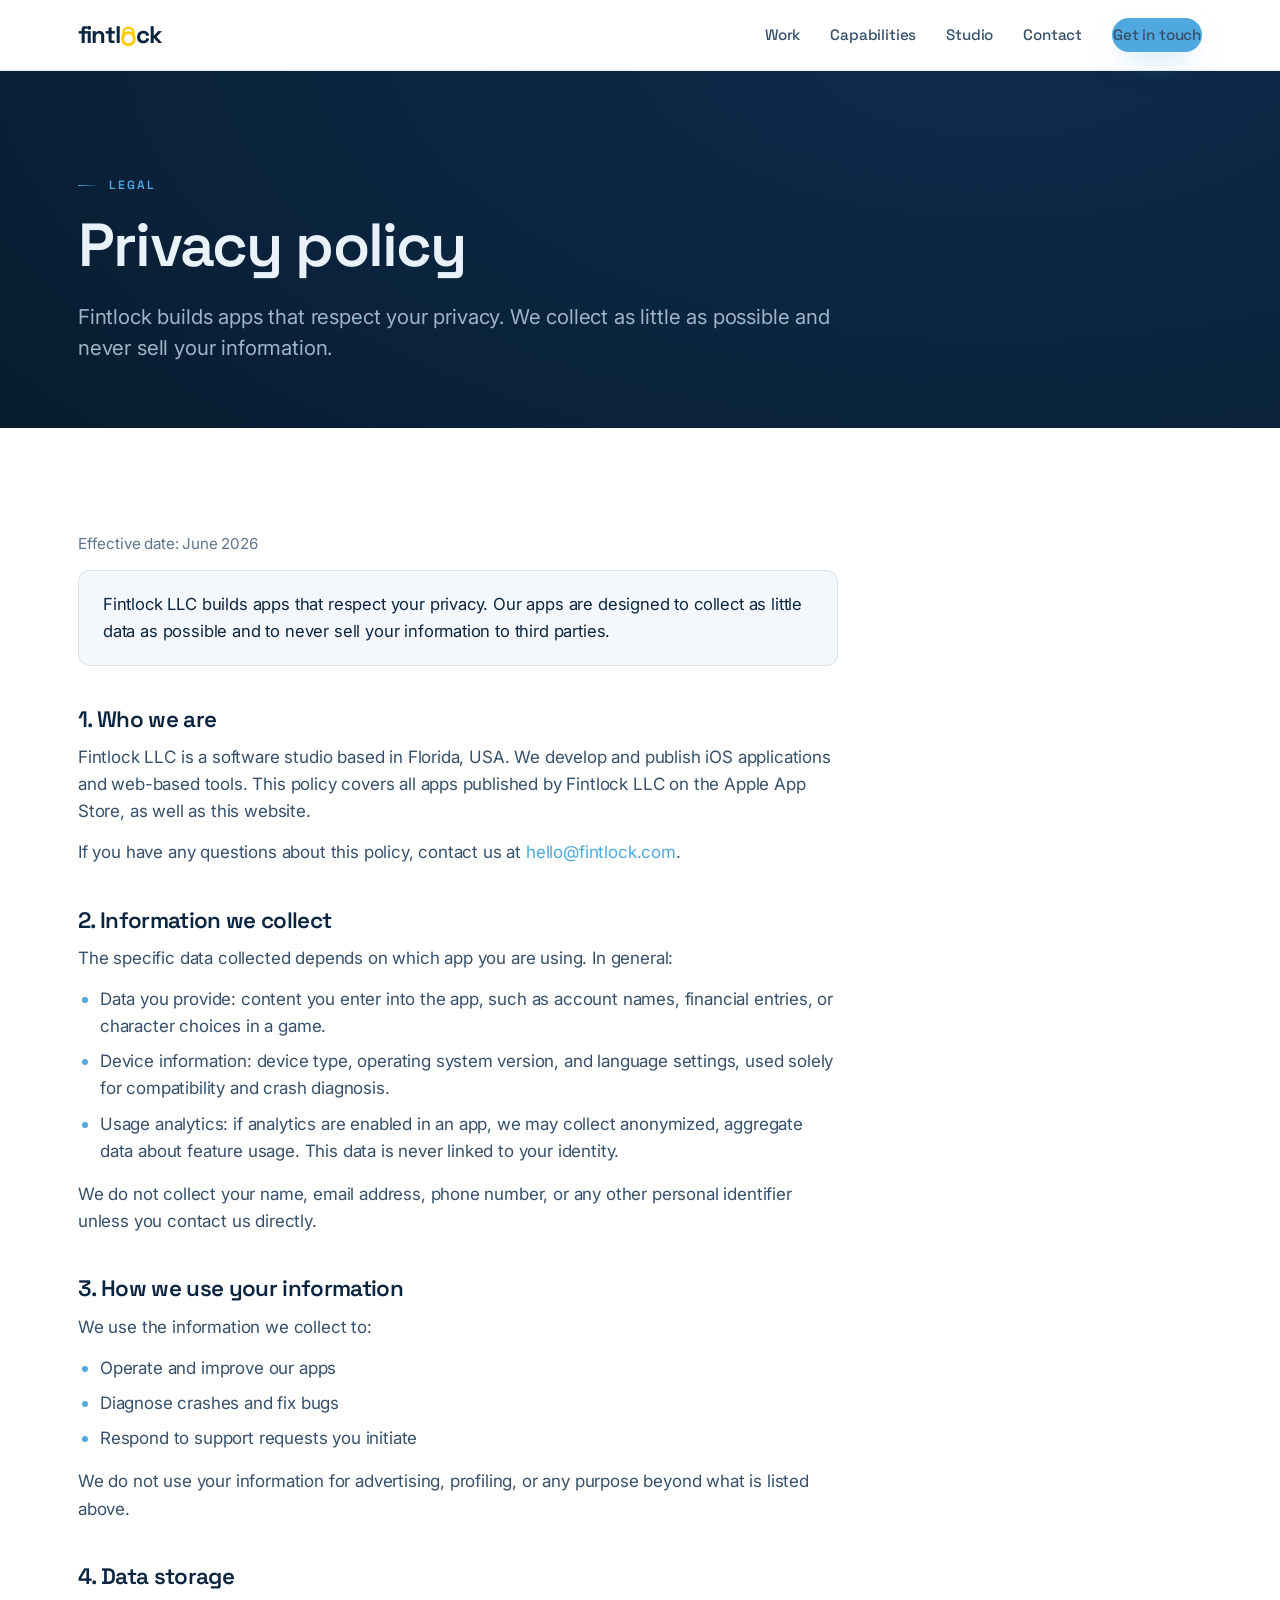
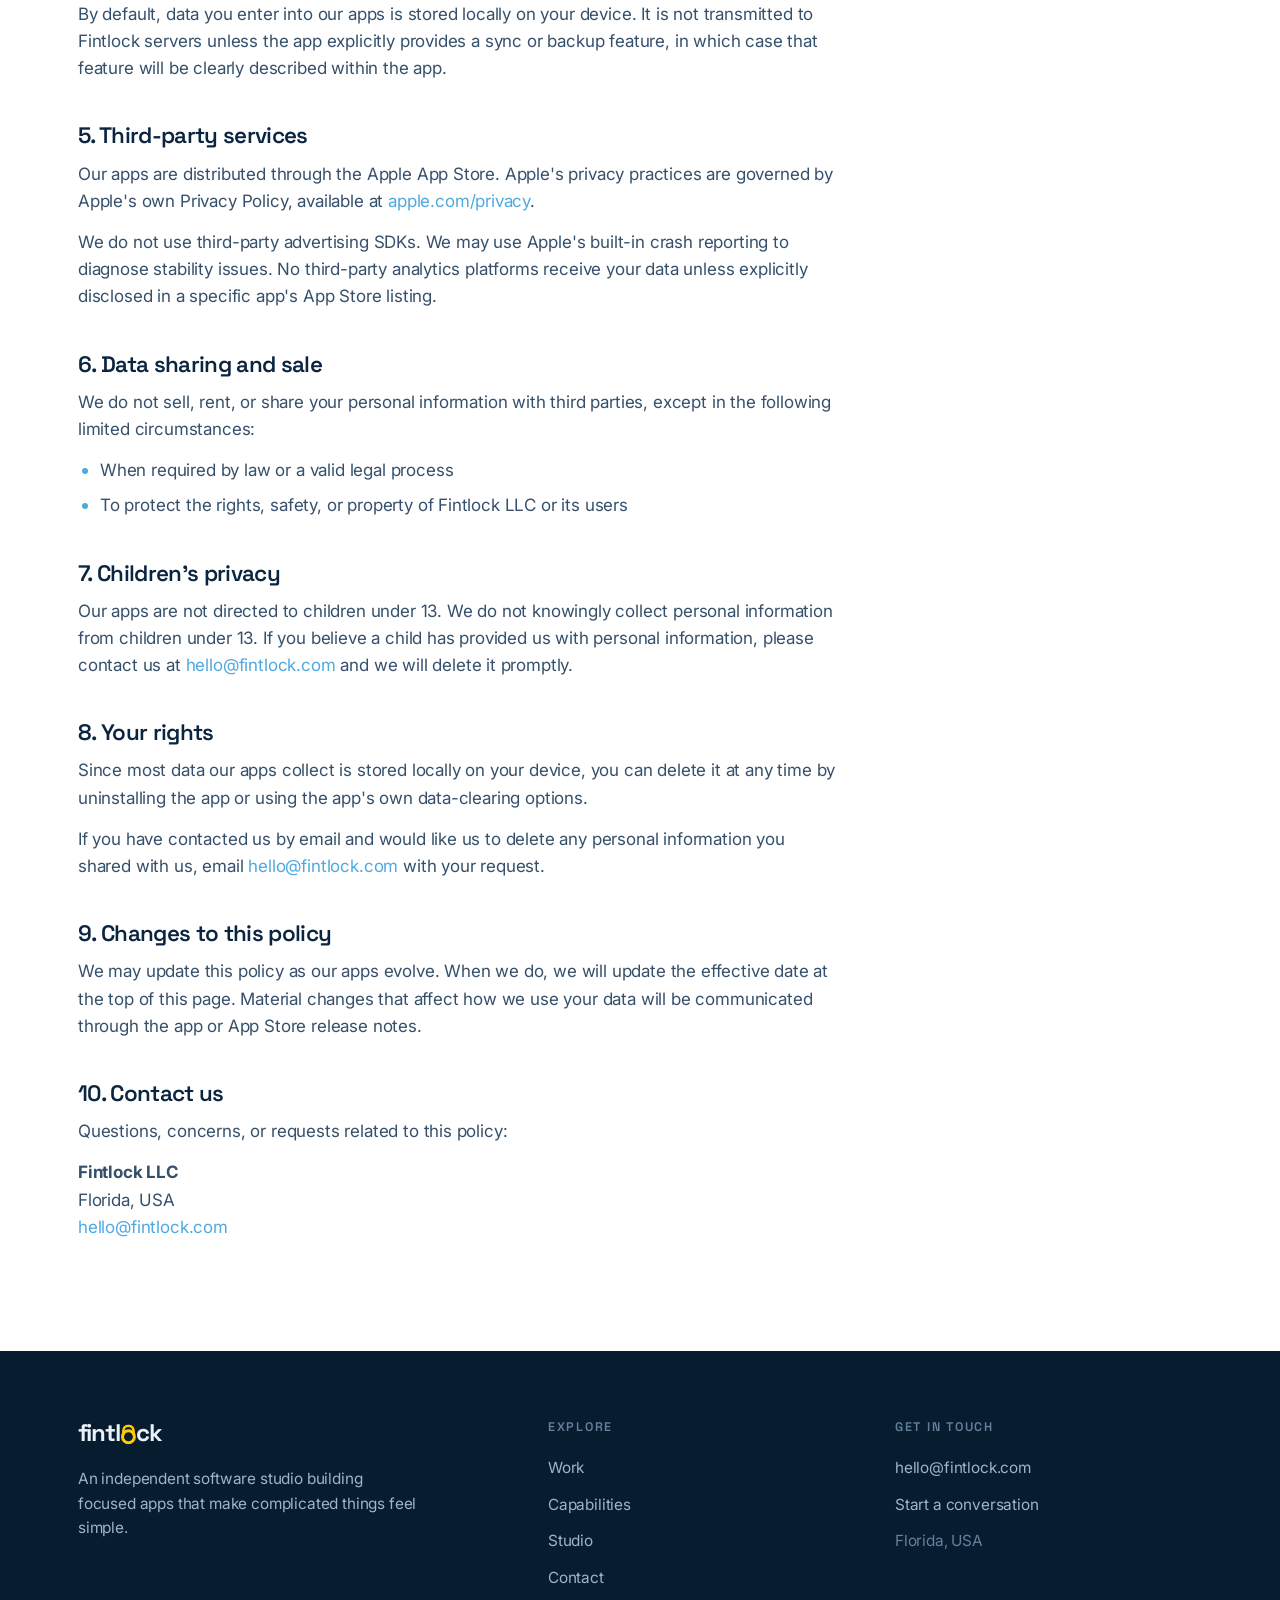
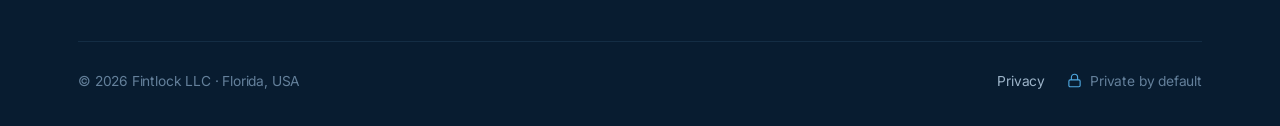
<file: privacy.html>
<!DOCTYPE html>
<html lang="en">
<head>
  <meta charset="utf-8">
  <meta name="viewport" content="width=device-width, initial-scale=1">
  <title>Privacy Policy — Fintlock</title>
  <meta name="description" content="Fintlock LLC privacy policy for our iOS apps and website.">
  <meta name="theme-color" content="#081C30">
  <link rel="icon" type="image/svg+xml" href="favicon.svg">
  <link rel="preconnect" href="https://fonts.googleapis.com">
  <link rel="preconnect" href="https://fonts.gstatic.com" crossorigin>
  <link href="https://fonts.googleapis.com/css2?family=Inter:wght@400;500;600&family=Space+Grotesk:wght@500;600;700&display=swap" rel="stylesheet">
  <link rel="stylesheet" href="styles.css?v=2">
</head>
<body>

  <header class="site-nav">
    <div class="wrap nav-inner">
      <a class="wordmark" href="index.html" aria-label="Fintlock — home">fintl<svg class="lock-o" viewBox="0 0 70 94" aria-hidden="true" focusable="false"><path d="M11 46V30a24 24 0 0 1 48 0v16" fill="none" stroke="#FFCB05" stroke-width="12" stroke-linecap="round"/><circle cx="35" cy="58" r="28" fill="none" stroke="#FFCB05" stroke-width="14"/></svg>ck</a>
      <div class="nav-right">
        <nav class="nav-links" aria-label="Primary">
          <a href="work.html">Work</a>
          <a href="capabilities.html">Capabilities</a>
          <a href="studio.html">Studio</a>
          <a href="contact.html">Contact</a>
          <a class="btn btn-primary nav-cta" href="contact.html">Get in touch</a>
        </nav>
        <button class="nav-toggle" type="button" aria-label="Toggle navigation" aria-expanded="false">
          <span></span><span></span><span></span>
        </button>
      </div>
    </div>
  </header>

  <main>

    <section class="page-hero on-navy">
      <div class="wrap">
        <span class="eyebrow">Legal</span>
        <h1>Privacy policy</h1>
        <p class="lead">Fintlock builds apps that respect your privacy. We collect as little as possible and never sell your information.</p>
      </div>
    </section>

    <section class="section-pad">
      <div class="wrap">
        <div class="prose">
          <p class="meta">Effective date: June 2026</p>

          <div class="callout">
            <p>Fintlock LLC builds apps that respect your privacy. Our apps are designed to collect as little data as possible and to never sell your information to third parties.</p>
          </div>

          <h2>1. Who we are</h2>
          <p>Fintlock LLC is a software studio based in Florida, USA. We develop and publish iOS applications and web-based tools. This policy covers all apps published by Fintlock LLC on the Apple App Store, as well as this website.</p>
          <p>If you have any questions about this policy, contact us at <a href="mailto:hello@fintlock.com">hello@fintlock.com</a>.</p>

          <h2>2. Information we collect</h2>
          <p>The specific data collected depends on which app you are using. In general:</p>
          <ul>
            <li>Data you provide: content you enter into the app, such as account names, financial entries, or character choices in a game.</li>
            <li>Device information: device type, operating system version, and language settings, used solely for compatibility and crash diagnosis.</li>
            <li>Usage analytics: if analytics are enabled in an app, we may collect anonymized, aggregate data about feature usage. This data is never linked to your identity.</li>
          </ul>
          <p>We do not collect your name, email address, phone number, or any other personal identifier unless you contact us directly.</p>

          <h2>3. How we use your information</h2>
          <p>We use the information we collect to:</p>
          <ul>
            <li>Operate and improve our apps</li>
            <li>Diagnose crashes and fix bugs</li>
            <li>Respond to support requests you initiate</li>
          </ul>
          <p>We do not use your information for advertising, profiling, or any purpose beyond what is listed above.</p>

          <h2>4. Data storage</h2>
          <p>By default, data you enter into our apps is stored locally on your device. It is not transmitted to Fintlock servers unless the app explicitly provides a sync or backup feature, in which case that feature will be clearly described within the app.</p>

          <h2>5. Third-party services</h2>
          <p>Our apps are distributed through the Apple App Store. Apple's privacy practices are governed by Apple's own Privacy Policy, available at <a href="https://www.apple.com/privacy/" target="_blank" rel="noopener">apple.com/privacy</a>.</p>
          <p>We do not use third-party advertising SDKs. We may use Apple's built-in crash reporting to diagnose stability issues. No third-party analytics platforms receive your data unless explicitly disclosed in a specific app's App Store listing.</p>

          <h2>6. Data sharing and sale</h2>
          <p>We do not sell, rent, or share your personal information with third parties, except in the following limited circumstances:</p>
          <ul>
            <li>When required by law or a valid legal process</li>
            <li>To protect the rights, safety, or property of Fintlock LLC or its users</li>
          </ul>

          <h2>7. Children's privacy</h2>
          <p>Our apps are not directed to children under 13. We do not knowingly collect personal information from children under 13. If you believe a child has provided us with personal information, please contact us at <a href="mailto:hello@fintlock.com">hello@fintlock.com</a> and we will delete it promptly.</p>

          <h2>8. Your rights</h2>
          <p>Since most data our apps collect is stored locally on your device, you can delete it at any time by uninstalling the app or using the app's own data-clearing options.</p>
          <p>If you have contacted us by email and would like us to delete any personal information you shared with us, email <a href="mailto:hello@fintlock.com">hello@fintlock.com</a> with your request.</p>

          <h2>9. Changes to this policy</h2>
          <p>We may update this policy as our apps evolve. When we do, we will update the effective date at the top of this page. Material changes that affect how we use your data will be communicated through the app or App Store release notes.</p>

          <h2>10. Contact us</h2>
          <p>Questions, concerns, or requests related to this policy:</p>
          <p><strong>Fintlock LLC</strong><br>Florida, USA<br><a href="mailto:hello@fintlock.com">hello@fintlock.com</a></p>
        </div>
      </div>
    </section>

  </main>

  <footer>
    <div class="wrap">
      <div class="foot-top">
        <div class="foot-brand">
          <a class="wordmark" href="index.html" aria-label="Fintlock — home">fintl<svg class="lock-o" viewBox="0 0 70 94" aria-hidden="true" focusable="false"><path d="M11 46V30a24 24 0 0 1 48 0v16" fill="none" stroke="#FFCB05" stroke-width="12" stroke-linecap="round"/><circle cx="35" cy="58" r="28" fill="none" stroke="#FFCB05" stroke-width="14"/></svg>ck</a>
          <p>An independent software studio building focused apps that make complicated things feel simple.</p>
        </div>
        <div class="foot-col">
          <h4>Explore</h4>
          <a href="work.html">Work</a>
          <a href="capabilities.html">Capabilities</a>
          <a href="studio.html">Studio</a>
          <a href="contact.html">Contact</a>
        </div>
        <div class="foot-col">
          <h4>Get in touch</h4>
          <a href="mailto:hello@fintlock.com">hello@fintlock.com</a>
          <a href="contact.html">Start a conversation</a>
          <span style="display:block;color:var(--on-navy-faint);padding:6px 0;font-size:0.96rem">Florida, USA</span>
        </div>
      </div>
      <div class="foot-bottom">
        <span>&copy; <span data-year>2026</span> Fintlock LLC · Florida, USA</span>
        <span class="foot-bottom-right">
          <a href="privacy.html">Privacy</a>
          <span class="priv">
            <svg viewBox="0 0 24 24" fill="none" stroke="currentColor" stroke-width="1.8" aria-hidden="true"><rect x="3" y="11" width="18" height="11" rx="2"/><path d="M7 11V7a5 5 0 0 1 10 0v4"/></svg>
            Private by default
          </span>
        </span>
      </div>
    </div>
  </footer>

  <script src="app.js?v=2"></script>
</body>
</html>
</file>
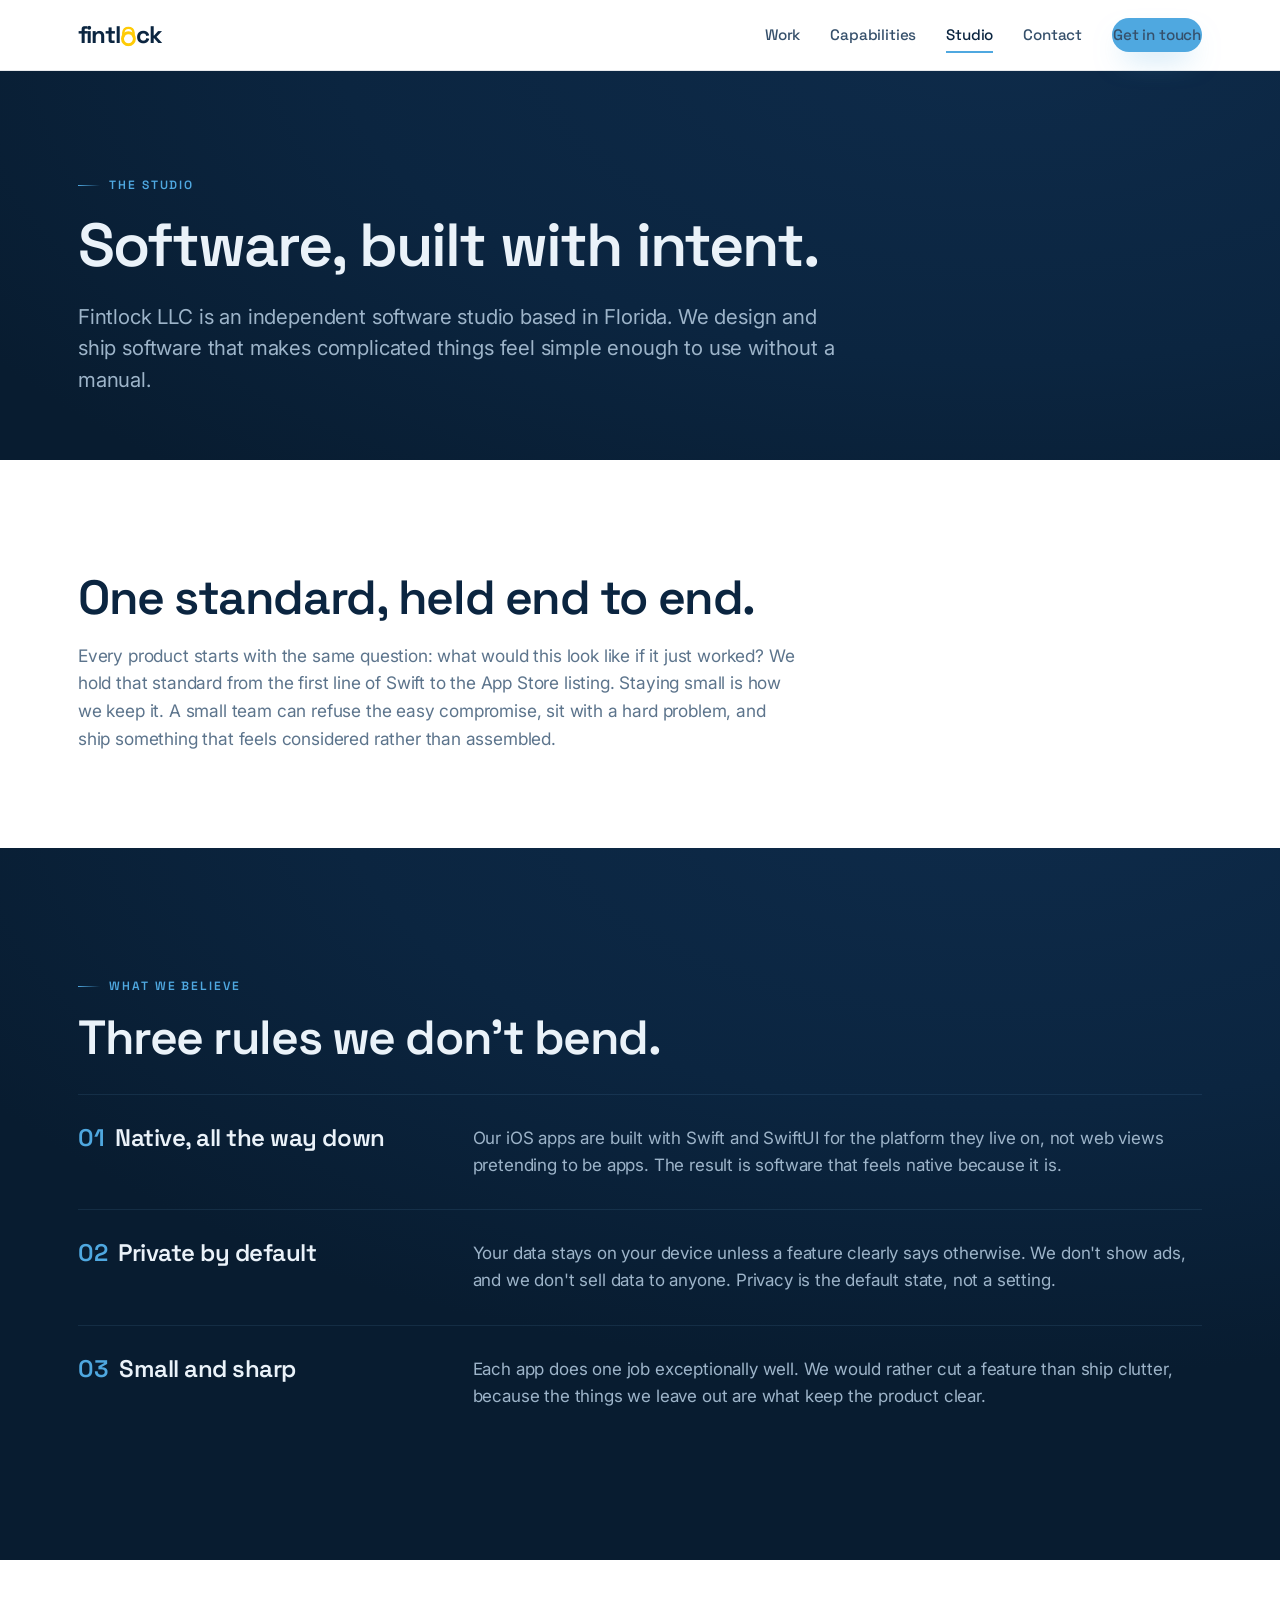
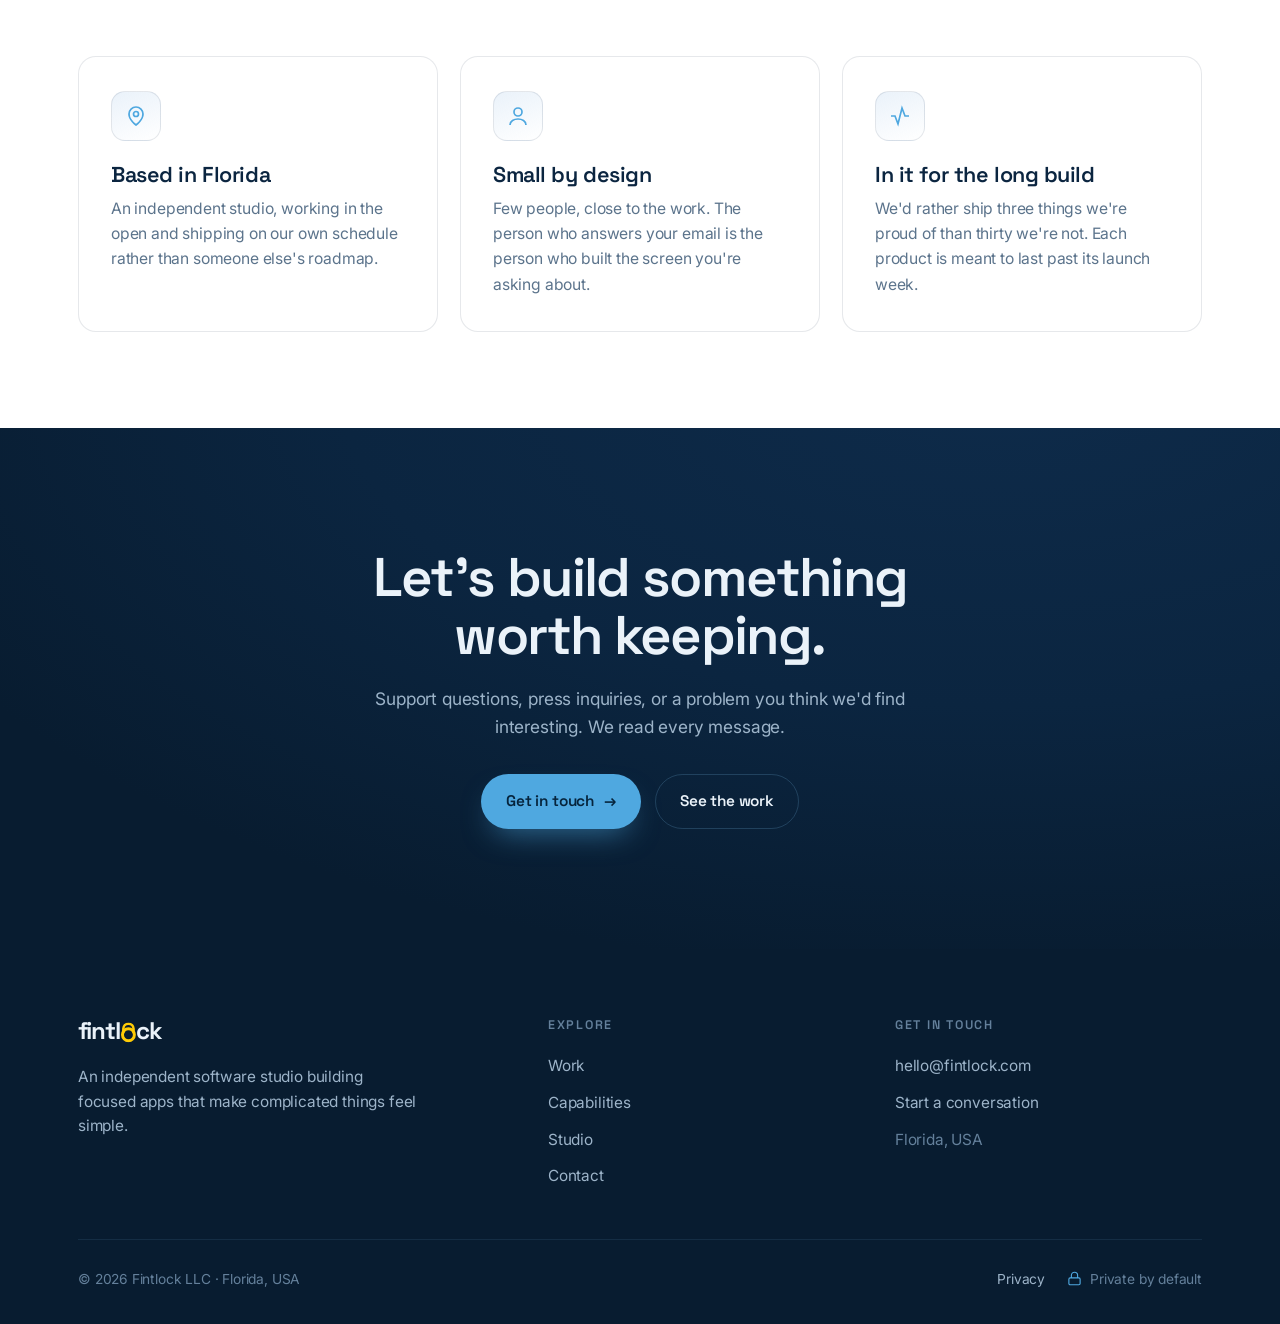
<file: studio.html>
<!DOCTYPE html>
<html lang="en">
<head>
  <meta charset="utf-8">
  <meta name="viewport" content="width=device-width, initial-scale=1">
  <title>Studio — Fintlock</title>
  <meta name="description" content="Fintlock LLC is an independent software studio based in Florida, building native apps that make complicated things feel simple.">
  <meta property="og:title" content="Studio — Fintlock">
  <meta property="og:description" content="Software, built with intent. An independent studio based in Florida.">
  <meta name="theme-color" content="#081C30">
  <link rel="icon" type="image/svg+xml" href="favicon.svg">
  <link rel="preconnect" href="https://fonts.googleapis.com">
  <link rel="preconnect" href="https://fonts.gstatic.com" crossorigin>
  <link href="https://fonts.googleapis.com/css2?family=Inter:wght@400;500;600&family=Space+Grotesk:wght@500;600;700&display=swap" rel="stylesheet">
  <link rel="stylesheet" href="styles.css?v=2">
</head>
<body>

  <header class="site-nav">
    <div class="wrap nav-inner">
      <a class="wordmark" href="index.html" aria-label="Fintlock — home">fintl<svg class="lock-o" viewBox="0 0 70 94" aria-hidden="true" focusable="false"><path d="M11 46V30a24 24 0 0 1 48 0v16" fill="none" stroke="#FFCB05" stroke-width="12" stroke-linecap="round"/><circle cx="35" cy="58" r="28" fill="none" stroke="#FFCB05" stroke-width="14"/></svg>ck</a>
      <div class="nav-right">
        <nav class="nav-links" aria-label="Primary">
          <a href="work.html">Work</a>
          <a href="capabilities.html">Capabilities</a>
          <a href="studio.html" class="active">Studio</a>
          <a href="contact.html">Contact</a>
          <a class="btn btn-primary nav-cta" href="contact.html">Get in touch</a>
        </nav>
        <button class="nav-toggle" type="button" aria-label="Toggle navigation" aria-expanded="false">
          <span></span><span></span><span></span>
        </button>
      </div>
    </div>
  </header>

  <main>

    <section class="page-hero on-navy">
      <div class="wrap">
        <span class="eyebrow">The studio</span>
        <h1>Software, built with intent.</h1>
        <p class="lead">Fintlock LLC is an independent software studio based in Florida. We design and ship software that makes complicated things feel simple enough to use without a manual.</p>
      </div>
    </section>

    <section class="section-pad">
      <div class="wrap">
        <div class="section-head reveal">
          <h2 class="title">One standard, held end to end.</h2>
          <p>Every product starts with the same question: what would this look like if it just worked? We hold that standard from the first line of Swift to the App Store listing. Staying small is how we keep it. A small team can refuse the easy compromise, sit with a hard problem, and ship something that feels considered rather than assembled.</p>
        </div>
      </div>
    </section>

    <section class="section-pad-lg on-navy">
      <div class="wrap">
        <div class="section-head reveal">
          <span class="eyebrow">What we believe</span>
          <h2 class="title">Three rules we don't bend.</h2>
        </div>
        <div style="margin-top:30px">
          <div class="value reveal">
            <h3><span class="num">01 &nbsp;</span>Native, all the way down</h3>
            <p>Our iOS apps are built with Swift and SwiftUI for the platform they live on, not web views pretending to be apps. The result is software that feels native because it is.</p>
          </div>
          <div class="value reveal">
            <h3><span class="num">02 &nbsp;</span>Private by default</h3>
            <p>Your data stays on your device unless a feature clearly says otherwise. We don't show ads, and we don't sell data to anyone. Privacy is the default state, not a setting.</p>
          </div>
          <div class="value reveal">
            <h3><span class="num">03 &nbsp;</span>Small and sharp</h3>
            <p>Each app does one job exceptionally well. We would rather cut a feature than ship clutter, because the things we leave out are what keep the product clear.</p>
          </div>
        </div>
      </div>
    </section>

    <section class="section-pad">
      <div class="wrap">
        <div class="grid grid-3">
          <article class="card reveal">
            <div class="ico"><svg viewBox="0 0 24 24" fill="none" stroke="currentColor" stroke-width="1.7" aria-hidden="true"><path d="M12 21s-7-5.2-7-11a7 7 0 0 1 14 0c0 5.8-7 11-7 11z"/><circle cx="12" cy="10" r="2.5"/></svg></div>
            <h3>Based in Florida</h3>
            <p>An independent studio, working in the open and shipping on our own schedule rather than someone else's roadmap.</p>
          </article>
          <article class="card reveal">
            <div class="ico"><svg viewBox="0 0 24 24" fill="none" stroke="currentColor" stroke-width="1.7" aria-hidden="true"><circle cx="12" cy="8" r="4"/><path d="M4 21c0-4 4-6 8-6s8 2 8 6"/></svg></div>
            <h3>Small by design</h3>
            <p>Few people, close to the work. The person who answers your email is the person who built the screen you're asking about.</p>
          </article>
          <article class="card reveal">
            <div class="ico"><svg viewBox="0 0 24 24" fill="none" stroke="currentColor" stroke-width="1.7" aria-hidden="true"><path d="M3 12h4l3 8 4-16 3 8h4"/></svg></div>
            <h3>In it for the long build</h3>
            <p>We'd rather ship three things we're proud of than thirty we're not. Each product is meant to last past its launch week.</p>
          </article>
        </div>
      </div>
    </section>

    <section class="section-pad-lg on-navy">
      <div class="wrap cta-band">
        <h2 class="reveal">Let's build something worth keeping.</h2>
        <p class="reveal">Support questions, press inquiries, or a problem you think we'd find interesting. We read every message.</p>
        <div class="cta-actions reveal">
          <a class="btn btn-primary" href="contact.html">Get in touch <span class="arrow" aria-hidden="true">&rarr;</span></a>
          <a class="btn btn-ghost" href="work.html">See the work</a>
        </div>
      </div>
    </section>

  </main>

  <footer>
    <div class="wrap">
      <div class="foot-top">
        <div class="foot-brand">
          <a class="wordmark" href="index.html" aria-label="Fintlock — home">fintl<svg class="lock-o" viewBox="0 0 70 94" aria-hidden="true" focusable="false"><path d="M11 46V30a24 24 0 0 1 48 0v16" fill="none" stroke="#FFCB05" stroke-width="12" stroke-linecap="round"/><circle cx="35" cy="58" r="28" fill="none" stroke="#FFCB05" stroke-width="14"/></svg>ck</a>
          <p>An independent software studio building focused apps that make complicated things feel simple.</p>
        </div>
        <div class="foot-col">
          <h4>Explore</h4>
          <a href="work.html">Work</a>
          <a href="capabilities.html">Capabilities</a>
          <a href="studio.html">Studio</a>
          <a href="contact.html">Contact</a>
        </div>
        <div class="foot-col">
          <h4>Get in touch</h4>
          <a href="mailto:hello@fintlock.com">hello@fintlock.com</a>
          <a href="contact.html">Start a conversation</a>
          <span style="display:block;color:var(--on-navy-faint);padding:6px 0;font-size:0.96rem">Florida, USA</span>
        </div>
      </div>
      <div class="foot-bottom">
        <span>&copy; <span data-year>2026</span> Fintlock LLC · Florida, USA</span>
        <span class="foot-bottom-right">
          <a href="privacy.html">Privacy</a>
          <span class="priv">
            <svg viewBox="0 0 24 24" fill="none" stroke="currentColor" stroke-width="1.8" aria-hidden="true"><rect x="3" y="11" width="18" height="11" rx="2"/><path d="M7 11V7a5 5 0 0 1 10 0v4"/></svg>
            Private by default
          </span>
        </span>
      </div>
    </div>
  </footer>

  <script src="app.js?v=2"></script>
</body>
</html>
</file>
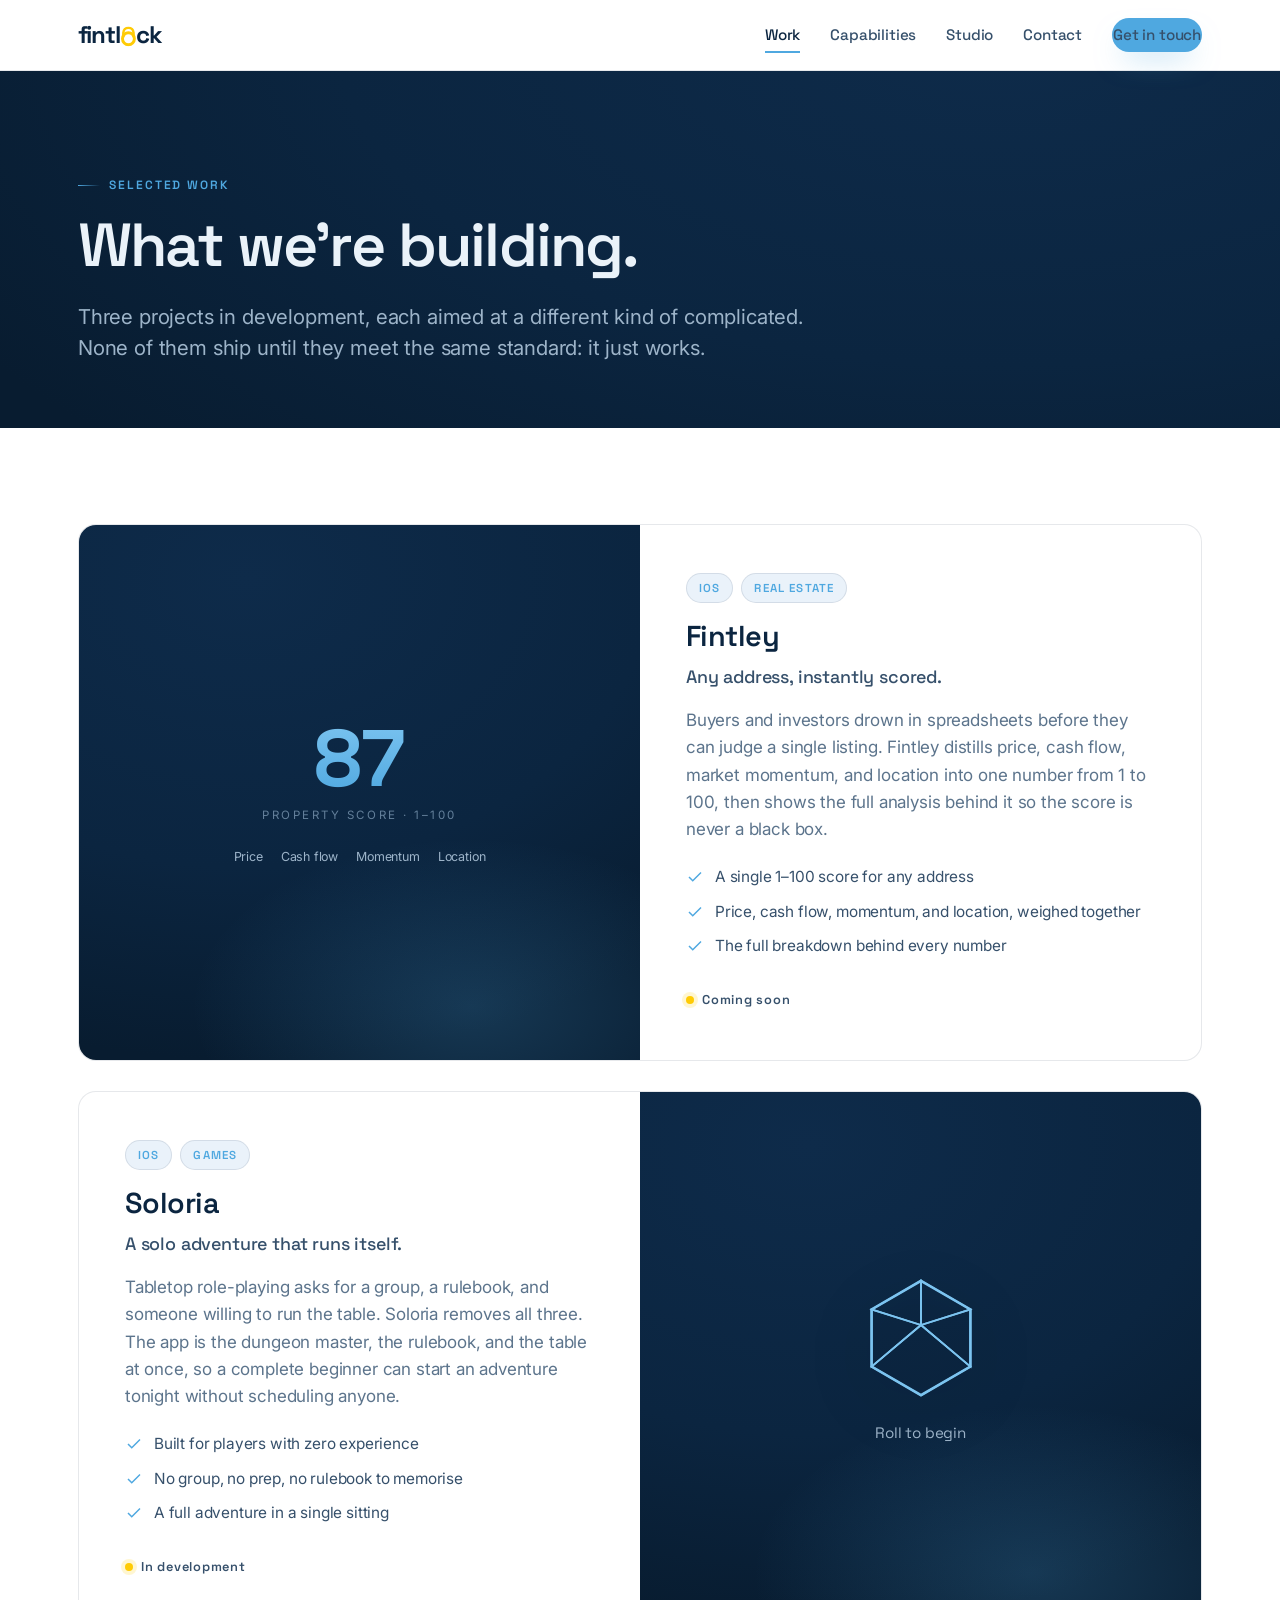
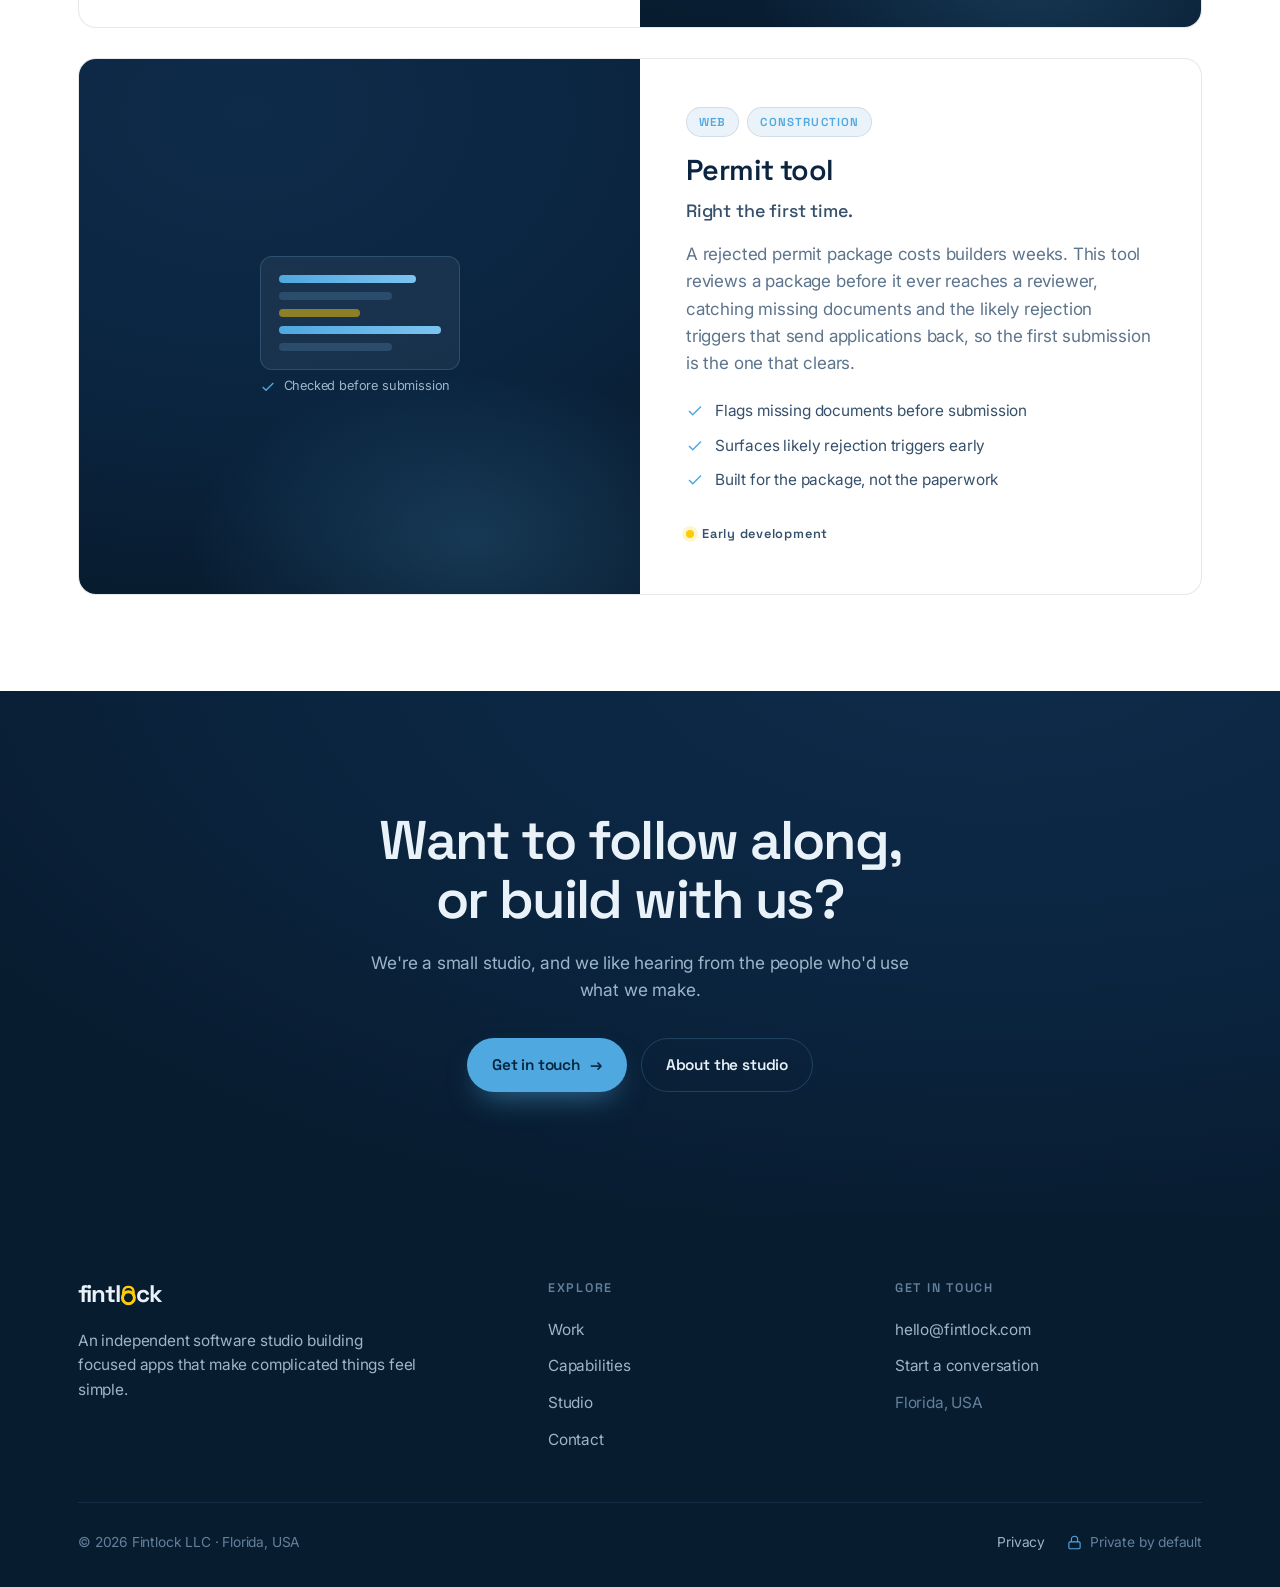
<file: work.html>
<!DOCTYPE html>
<html lang="en">
<head>
  <meta charset="utf-8">
  <meta name="viewport" content="width=device-width, initial-scale=1">
  <title>Work — Fintlock</title>
  <meta name="description" content="Three products in development at Fintlock: Fintley, a real-estate scoring app; Soloria, a solo tabletop adventure; and a construction permit tool.">
  <meta property="og:title" content="Work — Fintlock">
  <meta property="og:description" content="Three products in development, each aimed at a different kind of complicated.">
  <meta name="theme-color" content="#081C30">
  <link rel="icon" type="image/svg+xml" href="favicon.svg">
  <link rel="preconnect" href="https://fonts.googleapis.com">
  <link rel="preconnect" href="https://fonts.gstatic.com" crossorigin>
  <link href="https://fonts.googleapis.com/css2?family=Inter:wght@400;500;600&family=Space+Grotesk:wght@500;600;700&display=swap" rel="stylesheet">
  <link rel="stylesheet" href="styles.css?v=2">
</head>
<body>

  <header class="site-nav">
    <div class="wrap nav-inner">
      <a class="wordmark" href="index.html" aria-label="Fintlock — home">fintl<svg class="lock-o" viewBox="0 0 70 94" aria-hidden="true" focusable="false"><path d="M11 46V30a24 24 0 0 1 48 0v16" fill="none" stroke="#FFCB05" stroke-width="12" stroke-linecap="round"/><circle cx="35" cy="58" r="28" fill="none" stroke="#FFCB05" stroke-width="14"/></svg>ck</a>
      <div class="nav-right">
        <nav class="nav-links" aria-label="Primary">
          <a href="work.html" class="active">Work</a>
          <a href="capabilities.html">Capabilities</a>
          <a href="studio.html">Studio</a>
          <a href="contact.html">Contact</a>
          <a class="btn btn-primary nav-cta" href="contact.html">Get in touch</a>
        </nav>
        <button class="nav-toggle" type="button" aria-label="Toggle navigation" aria-expanded="false">
          <span></span><span></span><span></span>
        </button>
      </div>
    </div>
  </header>

  <main>

    <section class="page-hero on-navy">
      <div class="wrap">
        <span class="eyebrow">Selected work</span>
        <h1>What we're building.</h1>
        <p class="lead">Three projects in development, each aimed at a different kind of complicated. None of them ship until they meet the same standard: it just works.</p>
      </div>
    </section>

    <section class="section-pad">
      <div class="wrap">

        <div class="project reveal">
          <div class="project-visual">
            <div class="viz-score">
              <div class="big">87</div>
              <div class="cap">Property score · 1&ndash;100</div>
              <div class="row"><span>Price</span><span>Cash flow</span><span>Momentum</span><span>Location</span></div>
            </div>
          </div>
          <div class="project-body">
            <div class="project-tags"><span class="tag">iOS</span><span class="tag">Real estate</span></div>
            <h3>Fintley</h3>
            <p class="sub">Any address, instantly scored.</p>
            <p>Buyers and investors drown in spreadsheets before they can judge a single listing. Fintley distills price, cash flow, market momentum, and location into one number from 1 to 100, then shows the full analysis behind it so the score is never a black box.</p>
            <ul class="feats">
              <li><svg viewBox="0 0 24 24" fill="none" stroke="currentColor" stroke-width="2" aria-hidden="true"><polyline points="20 6 9 17 4 12"/></svg>A single 1&ndash;100 score for any address</li>
              <li><svg viewBox="0 0 24 24" fill="none" stroke="currentColor" stroke-width="2" aria-hidden="true"><polyline points="20 6 9 17 4 12"/></svg>Price, cash flow, momentum, and location, weighed together</li>
              <li><svg viewBox="0 0 24 24" fill="none" stroke="currentColor" stroke-width="2" aria-hidden="true"><polyline points="20 6 9 17 4 12"/></svg>The full breakdown behind every number</li>
            </ul>
            <span class="status"><span class="dot"></span> Coming soon</span>
          </div>
        </div>

        <div class="project flip reveal">
          <div class="project-visual">
            <div class="viz-dice">
              <svg class="d20" viewBox="0 0 100 100" fill="none" stroke="#7CC4F0" stroke-width="2" aria-hidden="true"><polygon points="50,6 88,28 88,72 50,94 12,72 12,28"/><polygon points="50,6 50,40 88,28" stroke-width="1.4"/><polygon points="50,6 50,40 12,28" stroke-width="1.4"/><polygon points="50,40 88,28 88,72" stroke-width="1.4"/><polygon points="50,40 12,28 12,72" stroke-width="1.4"/><polygon points="50,40 88,72 50,94 12,72" stroke-width="1.4"/></svg>
              <div class="cap">Roll to begin</div>
            </div>
          </div>
          <div class="project-body">
            <div class="project-tags"><span class="tag">iOS</span><span class="tag">Games</span></div>
            <h3>Soloria</h3>
            <p class="sub">A solo adventure that runs itself.</p>
            <p>Tabletop role-playing asks for a group, a rulebook, and someone willing to run the table. Soloria removes all three. The app is the dungeon master, the rulebook, and the table at once, so a complete beginner can start an adventure tonight without scheduling anyone.</p>
            <ul class="feats">
              <li><svg viewBox="0 0 24 24" fill="none" stroke="currentColor" stroke-width="2" aria-hidden="true"><polyline points="20 6 9 17 4 12"/></svg>Built for players with zero experience</li>
              <li><svg viewBox="0 0 24 24" fill="none" stroke="currentColor" stroke-width="2" aria-hidden="true"><polyline points="20 6 9 17 4 12"/></svg>No group, no prep, no rulebook to memorise</li>
              <li><svg viewBox="0 0 24 24" fill="none" stroke="currentColor" stroke-width="2" aria-hidden="true"><polyline points="20 6 9 17 4 12"/></svg>A full adventure in a single sitting</li>
            </ul>
            <span class="status"><span class="dot"></span> In development</span>
          </div>
        </div>

        <div class="project reveal">
          <div class="project-visual">
            <div class="viz-doc">
              <div class="sheet">
                <div class="ln ok w85"></div>
                <div class="ln w70"></div>
                <div class="ln bad w50"></div>
                <div class="ln ok"></div>
                <div class="ln w70"></div>
              </div>
              <div class="check">
                <svg viewBox="0 0 24 24" fill="none" stroke="currentColor" stroke-width="2" aria-hidden="true"><polyline points="20 6 9 17 4 12"/></svg>
                Checked before submission
              </div>
            </div>
          </div>
          <div class="project-body">
            <div class="project-tags"><span class="tag">Web</span><span class="tag">Construction</span></div>
            <h3>Permit tool</h3>
            <p class="sub">Right the first time.</p>
            <p>A rejected permit package costs builders weeks. This tool reviews a package before it ever reaches a reviewer, catching missing documents and the likely rejection triggers that send applications back, so the first submission is the one that clears.</p>
            <ul class="feats">
              <li><svg viewBox="0 0 24 24" fill="none" stroke="currentColor" stroke-width="2" aria-hidden="true"><polyline points="20 6 9 17 4 12"/></svg>Flags missing documents before submission</li>
              <li><svg viewBox="0 0 24 24" fill="none" stroke="currentColor" stroke-width="2" aria-hidden="true"><polyline points="20 6 9 17 4 12"/></svg>Surfaces likely rejection triggers early</li>
              <li><svg viewBox="0 0 24 24" fill="none" stroke="currentColor" stroke-width="2" aria-hidden="true"><polyline points="20 6 9 17 4 12"/></svg>Built for the package, not the paperwork</li>
            </ul>
            <span class="status"><span class="dot"></span> Early development</span>
          </div>
        </div>

      </div>
    </section>

    <section class="section-pad-lg on-navy">
      <div class="wrap cta-band">
        <h2 class="reveal">Want to follow along, or build with us?</h2>
        <p class="reveal">We're a small studio, and we like hearing from the people who'd use what we make.</p>
        <div class="cta-actions reveal">
          <a class="btn btn-primary" href="contact.html">Get in touch <span class="arrow" aria-hidden="true">&rarr;</span></a>
          <a class="btn btn-ghost" href="studio.html">About the studio</a>
        </div>
      </div>
    </section>

  </main>

  <footer>
    <div class="wrap">
      <div class="foot-top">
        <div class="foot-brand">
          <a class="wordmark" href="index.html" aria-label="Fintlock — home">fintl<svg class="lock-o" viewBox="0 0 70 94" aria-hidden="true" focusable="false"><path d="M11 46V30a24 24 0 0 1 48 0v16" fill="none" stroke="#FFCB05" stroke-width="12" stroke-linecap="round"/><circle cx="35" cy="58" r="28" fill="none" stroke="#FFCB05" stroke-width="14"/></svg>ck</a>
          <p>An independent software studio building focused apps that make complicated things feel simple.</p>
        </div>
        <div class="foot-col">
          <h4>Explore</h4>
          <a href="work.html">Work</a>
          <a href="capabilities.html">Capabilities</a>
          <a href="studio.html">Studio</a>
          <a href="contact.html">Contact</a>
        </div>
        <div class="foot-col">
          <h4>Get in touch</h4>
          <a href="mailto:hello@fintlock.com">hello@fintlock.com</a>
          <a href="contact.html">Start a conversation</a>
          <span style="display:block;color:var(--on-navy-faint);padding:6px 0;font-size:0.96rem">Florida, USA</span>
        </div>
      </div>
      <div class="foot-bottom">
        <span>&copy; <span data-year>2026</span> Fintlock LLC · Florida, USA</span>
        <span class="foot-bottom-right">
          <a href="privacy.html">Privacy</a>
          <span class="priv">
            <svg viewBox="0 0 24 24" fill="none" stroke="currentColor" stroke-width="1.8" aria-hidden="true"><rect x="3" y="11" width="18" height="11" rx="2"/><path d="M7 11V7a5 5 0 0 1 10 0v4"/></svg>
            Private by default
          </span>
        </span>
      </div>
    </div>
  </footer>

  <script src="app.js?v=2"></script>
</body>
</html>
</file>
<file: styles.css>
/* =========================================================
   Fintlock — Independent Software Studio
   Color system carried from fintlock.com brand tokens.
   Fintley blues: --sky #4FA8E0  &  --sky-bright #7CC4F0
   ========================================================= */

:root {
  /* Brand */
  --navy-deep: #081C30;
  --navy:      #0B2540;
  --navy-raise:#0E2B4A;
  --sky:       #4FA8E0;   /* Fintley blue 1 */
  --sky-bright:#7CC4F0;   /* Fintley blue 2 */
  --maize:     #FFCB05;   /* lock accent */
  --cream:     #EBDFBE;   /* toned-down warm tint of the maize */
  --gold:      #E4BE63;   /* muted gold for warm splash accents */

  /* Light surface system */
  --bg:        #FFFFFF;
  --bg-tint:   #F4F8FC;
  --bg-tint-2: #EAF2FA;
  --ink:       #0B2540;   /* primary text on light */
  --ink-soft:  #36506B;
  --muted:     #5C748C;
  --faint:     #8AA0B5;
  --line:      rgba(11,37,64,0.10);
  --line-2:    rgba(11,37,64,0.16);

  /* On-navy text */
  --on-navy:       #EAF2F9;
  --on-navy-muted: #9DB4C9;
  --on-navy-faint: #64809B;
  --line-sky:      rgba(124,196,240,0.20);
  --line-sky-soft: rgba(124,196,240,0.10);

  --radius:    18px;
  --radius-sm: 12px;
  --shadow:    0 18px 50px -28px rgba(11,37,64,0.35);
  --shadow-lg: 0 40px 90px -40px rgba(11,37,64,0.45);
  --maxw:      1180px;
  --ease:      cubic-bezier(.22,.61,.36,1);

  --font-body: "Inter", -apple-system, "system-ui", "SF Pro Text", "Segoe UI", Roboto, Helvetica, Arial, sans-serif;
  --font-disp: "Space Grotesk", "Inter", -apple-system, "system-ui", "Segoe UI", sans-serif;
}

/* ---------- Reset ---------- */
*,*::before,*::after { box-sizing: border-box; }
* { margin: 0; padding: 0; }
html { scroll-behavior: smooth; -webkit-text-size-adjust: 100%; }
body {
  font-family: var(--font-body);
  color: var(--ink);
  background: var(--bg);
  line-height: 1.6;
  font-size: 17px;
  letter-spacing: -0.01em;
  -webkit-font-smoothing: antialiased;
  text-rendering: optimizeLegibility;
}
img, svg { display: block; max-width: 100%; }
a { color: inherit; text-decoration: none; }
ul { list-style: none; }

/* ---------- Layout ---------- */
.wrap { width: 100%; max-width: var(--maxw); margin: 0 auto; padding: 0 28px; }
section { position: relative; }
.section-pad { padding: 96px 0; }
.section-pad-lg { padding: 120px 0; }

.eyebrow {
  display: inline-flex; align-items: center; gap: 9px;
  font-family: var(--font-disp);
  font-size: 12px; font-weight: 600;
  letter-spacing: 0.16em; text-transform: uppercase;
  color: var(--sky);
}
.eyebrow::before {
  content: ""; width: 22px; height: 1.5px;
  background: linear-gradient(90deg, var(--sky), transparent);
}
.eyebrow.center { justify-content: center; }

h1,h2,h3,h4 { font-family: var(--font-disp); color: var(--ink); line-height: 1.08; letter-spacing: -0.03em; font-weight: 600; }
.display { font-size: clamp(2.6rem, 6vw, 4.6rem); font-weight: 700; }
h2.title { font-size: clamp(2rem, 4vw, 3rem); margin-top: 16px; }
h3 { font-size: 1.35rem; letter-spacing: -0.02em; }
.lead { font-size: clamp(1.05rem, 1.6vw, 1.3rem); color: var(--ink-soft); line-height: 1.55; }
.muted { color: var(--muted); }
.section-head { max-width: 720px; }
.section-head.center { margin: 0 auto; text-align: center; }
.section-head p { margin-top: 18px; color: var(--muted); font-size: 1.08rem; }

/* ---------- Buttons ---------- */
.btn {
  display: inline-flex; align-items: center; gap: 10px;
  font-family: var(--font-disp); font-weight: 600; font-size: 0.96rem;
  padding: 14px 24px; border-radius: 999px;
  border: 1px solid transparent; cursor: pointer;
  transition: transform .25s var(--ease), box-shadow .25s var(--ease), background .25s, color .25s, border-color .25s;
  white-space: nowrap;
}
.btn .arrow { transition: transform .25s var(--ease); }
.btn:hover .arrow { transform: translateX(4px); }
.btn-primary { background: var(--sky); color: #06243c; box-shadow: 0 14px 30px -12px rgba(79,168,224,0.6); }
.btn-primary:hover { background: var(--sky-bright); transform: translateY(-2px); box-shadow: 0 20px 40px -14px rgba(79,168,224,0.7); }
.btn-ghost { background: transparent; color: var(--ink); border-color: var(--line-2); }
.btn-ghost:hover { border-color: var(--sky); color: var(--sky); transform: translateY(-2px); }
/* On navy */
.on-navy .btn-ghost { color: var(--on-navy); border-color: var(--line-sky); }
.on-navy .btn-ghost:hover { border-color: var(--sky-bright); color: var(--sky-bright); }

.textlink { display: inline-flex; align-items: center; gap: 8px; font-family: var(--font-disp); font-weight: 600; color: var(--sky); font-size: 0.95rem; }
.textlink .arrow { transition: transform .25s var(--ease); }
.textlink:hover { color: var(--ink); }
.on-navy .textlink:hover { color: var(--sky-bright); }
.textlink:hover .arrow { transform: translateX(4px); }

/* ---------- Navy sections ---------- */
.on-navy {
  background: radial-gradient(1200px 600px at 78% -10%, var(--navy-raise), var(--navy) 55%, var(--navy-deep));
  color: var(--on-navy);
}
.on-navy h1,.on-navy h2,.on-navy h3,.on-navy h4 { color: var(--on-navy); }
.on-navy .lead { color: var(--on-navy-muted); }
.on-navy .section-head p { color: var(--on-navy-muted); }
.on-navy .muted { color: var(--on-navy-muted); }

/* ---------- Header ---------- */
.site-nav {
  position: sticky; top: 0; z-index: 100;
  backdrop-filter: saturate(140%) blur(12px);
  background: rgba(255,255,255,0.82);
  border-bottom: 1px solid var(--line);
  transition: background .3s, border-color .3s;
}
.nav-inner { display: flex; align-items: center; justify-content: space-between; height: 70px; }
.nav-right { display: flex; align-items: center; gap: 34px; }
.nav-links { display: flex; align-items: center; gap: 30px; }
.nav-links a {
  font-family: var(--font-disp); font-weight: 500; font-size: 0.95rem; color: var(--ink-soft);
  position: relative; padding: 4px 0; transition: color .2s;
}
.nav-links a::after {
  content: ""; position: absolute; left: 0; bottom: -2px; height: 2px; width: 0;
  background: var(--sky); transition: width .25s var(--ease);
}
.nav-links a:hover, .nav-links a.active { color: var(--ink); }
.nav-links a:hover::after, .nav-links a.active::after { width: 100%; }
.nav-cta { padding: 10px 18px; font-size: 0.9rem; }

/* Wordmark / logo */
.wordmark {
  display: inline-flex; align-items: baseline;
  font-family: var(--font-disp); font-weight: 700;
  font-size: 1.5rem; letter-spacing: -0.04em; color: var(--ink);
  line-height: 1;
}
.wordmark .lock-o {
  width: 0.62em; height: auto; margin: 0 0.02em; align-self: center;
  transform: translateY(0.06em);
}
.on-navy .wordmark, footer .wordmark { color: var(--on-navy); }

.nav-toggle { display: none; background: none; border: 0; cursor: pointer; width: 40px; height: 40px; position: relative; }
.nav-toggle span { position: absolute; left: 9px; right: 9px; height: 2px; background: var(--ink); transition: .3s var(--ease); }
.nav-toggle span:nth-child(1){ top: 14px; }
.nav-toggle span:nth-child(2){ top: 20px; }
.nav-toggle span:nth-child(3){ top: 26px; }
body.nav-open .nav-toggle span:nth-child(1){ top:20px; transform: rotate(45deg); }
body.nav-open .nav-toggle span:nth-child(2){ opacity: 0; }
body.nav-open .nav-toggle span:nth-child(3){ top:20px; transform: rotate(-45deg); }

/* ---------- Hero ---------- */
.hero { overflow: hidden; padding: 118px 0 110px; }
.hero::before {
  content:""; position:absolute; inset:0;
  background:
    radial-gradient(620px 320px at 12% 8%, rgba(124,196,240,0.16), transparent 70%),
    radial-gradient(700px 420px at 92% 90%, rgba(79,168,224,0.14), transparent 70%);
  pointer-events:none;
}
.hero .wrap { position: relative; }
.hero-grid { display: grid; grid-template-columns: 1.15fr 0.85fr; gap: 60px; align-items: center; }
.hero h1 { margin-top: 22px; }
.hero .lead { margin-top: 26px; max-width: 36ch; }
.hero-actions { display: flex; gap: 14px; margin-top: 38px; flex-wrap: wrap; }
.hero-meta { display: flex; gap: 26px; margin-top: 46px; flex-wrap: wrap; }
.hero-meta div { display: flex; flex-direction: column; gap: 2px; }
.hero-meta .k { font-family: var(--font-disp); font-weight: 700; font-size: 1.5rem; color: var(--sky-bright); letter-spacing: -0.02em; }
.hero-meta .l { font-size: 0.82rem; color: var(--on-navy-faint); letter-spacing: 0.02em; }

/* Hero device visual */
.device {
  position: relative; margin: 0 auto;
  width: 270px; aspect-ratio: 9/19;
  border-radius: 40px; padding: 12px;
  background: linear-gradient(160deg, #18334f, #0a1f36);
  border: 1px solid var(--line-sky);
  box-shadow: var(--shadow-lg), inset 0 1px 0 rgba(255,255,255,0.06);
}
.device::after { content:""; position:absolute; top:20px; left:50%; transform:translateX(-50%); width:80px; height:22px; background:#0a1f36; border-radius:14px; }
.device .screen {
  height: 100%; border-radius: 30px; overflow: hidden;
  background: radial-gradient(120% 80% at 50% 0%, #12365c, #0a1f38 70%);
  display: flex; flex-direction: column; align-items: center; justify-content: center; gap: 14px;
  position: relative;
}
/* Fake app splash screen — three bands: status / lockup / loader+credit */
.device .screen.splash { align-items: stretch; justify-content: flex-start; gap: 0; padding: 0; text-align: center; }

/* iOS-style status bar */
.splash-status { display: flex; justify-content: space-between; align-items: center; padding: 16px 18px 0; color: rgba(235,223,190,0.82); }
.ss-time { font-family: var(--font-disp); font-weight: 600; font-size: 0.72rem; }
.ss-icons { display: flex; align-items: center; gap: 5px; }
.ss-i { height: 10px; width: auto; display: block; }

/* centered lockup */
.splash-center { flex: 1; display: flex; flex-direction: column; align-items: center; justify-content: center; padding: 0 22px; }
.splash-icon {
  width: 80px; height: 80px; border-radius: 20px; overflow: hidden;
  display: grid; place-items: center; margin-bottom: 24px;
  background: #0B2540;
  border: 1px solid rgba(235,223,190,0.30);
  box-shadow: 0 18px 32px -14px rgba(0,0,0,0.6), inset 0 1px 0 rgba(235,223,190,0.18);
}
.splash-icon svg { width: 100%; height: 100%; }
.splash-name { display: flex; flex-direction: column; align-items: center; line-height: 1; }
.splash-the, .splash-app {
  font-family: var(--font-disp); font-weight: 600; font-size: 0.66rem;
  letter-spacing: 0.42em; text-indent: 0.42em; text-transform: uppercase; color: var(--cream);
}
.splash-the { margin-bottom: 9px; }
.splash-app { margin-top: 9px; opacity: 0.92; }
.splash-word { font-family: var(--font-disp); font-weight: 700; font-size: 2.5rem; letter-spacing: -0.02em; line-height: 1; color: var(--cream); }
.splash-tag { margin-top: 18px; font-family: var(--font-body); font-size: 0.74rem; color: rgba(235,223,190,0.7); letter-spacing: 0.01em; }

/* bottom band: loading bar + studio credit */
.splash-bottom { display: flex; flex-direction: column; align-items: center; gap: 13px; padding: 0 22px 26px; }
.splash-load { width: 110px; height: 4px; border-radius: 3px; background: rgba(124,196,240,0.16); overflow: hidden; }
.splash-load i { display: block; height: 100%; width: 60%; border-radius: 3px; background: linear-gradient(90deg, var(--cream), var(--gold)); }
.splash-by { font-family: var(--font-disp); font-weight: 500; font-size: 0.9rem; color: var(--on-navy-muted); }
.splash-mark { display: inline-flex; align-items: baseline; font-weight: 700; letter-spacing: -0.03em; color: var(--on-navy); }
.splash-mark .lock-o { width: 0.6em; height: auto; align-self: center; transform: translateY(0.06em); margin: 0 0.01em; }

/* ---------- Logos / trust strip ---------- */
.strip { border-top: 1px solid var(--line-sky-soft); border-bottom: 1px solid var(--line-sky-soft); }
.strip .wrap { display: flex; flex-wrap: wrap; gap: 18px 48px; align-items: center; justify-content: space-between; padding-top: 26px; padding-bottom: 26px; }
.strip .item { display: flex; align-items: center; gap: 11px; color: var(--on-navy-muted); font-family: var(--font-disp); font-weight: 500; font-size: 0.95rem; }
.strip .item svg { width: 20px; height: 20px; color: var(--sky); flex: none; }

/* ---------- Cards / grids ---------- */
.grid { display: grid; gap: 22px; }
.grid-3 { grid-template-columns: repeat(3,1fr); }
.grid-2 { grid-template-columns: repeat(2,1fr); }

.card {
  background: var(--bg); border: 1px solid var(--line); border-radius: var(--radius);
  padding: 34px 32px; transition: transform .3s var(--ease), box-shadow .3s var(--ease), border-color .3s;
  position: relative; overflow: hidden;
}
.card:hover { transform: translateY(-5px); box-shadow: var(--shadow); border-color: rgba(79,168,224,0.4); }
.card .ico {
  width: 50px; height: 50px; border-radius: 14px; display: grid; place-items: center;
  background: linear-gradient(160deg, var(--bg-tint-2), #dcebfb00); border: 1px solid var(--line);
  color: var(--sky); margin-bottom: 22px;
}
.card .ico svg { width: 24px; height: 24px; }
.card h3 { margin-bottom: 10px; }
.card p { color: var(--muted); font-size: 0.98rem; }
.card .more { margin-top: 18px; }

/* numbered process cards */
.step { background: var(--bg-tint); border: 1px solid var(--line); border-radius: var(--radius); padding: 32px 30px; }
.step .n { font-family: var(--font-disp); font-weight: 700; font-size: 0.9rem; color: var(--sky); letter-spacing: 0.1em; }
.step h3 { margin: 14px 0 10px; font-size: 1.2rem; }
.step p { color: var(--muted); font-size: 0.96rem; }

/* ---------- Work / project cards ---------- */
.project {
  display: grid; grid-template-columns: 1fr 1fr; gap: 0; align-items: stretch;
  border: 1px solid var(--line); border-radius: var(--radius); overflow: hidden;
  background: var(--bg); transition: box-shadow .3s var(--ease), transform .3s var(--ease), border-color .3s;
}
.project:hover { box-shadow: var(--shadow); border-color: rgba(79,168,224,0.35); }
.project + .project { margin-top: 30px; }
.project.flip .project-visual { order: 2; }
.project-body { padding: 48px 46px; }
.project-tags { display: flex; gap: 8px; flex-wrap: wrap; margin-bottom: 18px; }
.tag { font-family: var(--font-disp); font-weight: 600; font-size: 0.72rem; letter-spacing: 0.1em; text-transform: uppercase; color: var(--sky); background: var(--bg-tint-2); border: 1px solid var(--line); border-radius: 999px; padding: 5px 12px; }
.project-body h3 { font-size: 1.8rem; }
.project-body .sub { font-size: 1.12rem; color: var(--ink-soft); margin: 10px 0 16px; font-family: var(--font-disp); font-weight: 500; }
.project-body p { color: var(--muted); }
.project-body .feats { margin: 22px 0 26px; display: grid; gap: 10px; }
.project-body .feats li { display: flex; gap: 11px; color: var(--ink-soft); font-size: 0.96rem; }
.project-body .feats svg { width: 18px; height: 18px; color: var(--sky); flex: none; margin-top: 3px; }
.status { display: inline-flex; align-items: center; gap: 8px; font-family: var(--font-disp); font-weight: 600; font-size: 0.8rem; letter-spacing: 0.06em; color: var(--ink-soft); }
.status .dot { width: 8px; height: 8px; border-radius: 50%; background: var(--maize); box-shadow: 0 0 0 4px rgba(255,203,5,0.18); }

.project-visual {
  background: radial-gradient(120% 90% at 30% 10%, var(--navy-raise), var(--navy) 60%, var(--navy-deep));
  min-height: 360px; display: grid; place-items: center; padding: 40px; position: relative; overflow: hidden;
}
.project-visual::before { content:""; position:absolute; inset:0; background: radial-gradient(400px 240px at 70% 90%, rgba(79,168,224,0.2), transparent 70%); }

/* simple visual motifs (per project) */
.viz-score { text-align: center; position: relative; z-index: 1; }
.viz-score .big { font-family: var(--font-disp); font-weight: 700; font-size: 5rem; line-height: 1; background: linear-gradient(180deg,var(--sky-bright),var(--sky)); -webkit-background-clip:text; background-clip:text; color:transparent; }
.viz-score .cap { color: var(--on-navy-faint); font-size: 0.72rem; letter-spacing: 0.22em; text-transform: uppercase; margin-top: 8px; }
.viz-score .row { display:flex; gap:18px; justify-content:center; margin-top: 22px; }
.viz-score .row span { color: var(--on-navy-muted); font-size: 0.78rem; }

.viz-dice { position: relative; z-index: 1; display:flex; flex-direction:column; align-items:center; gap: 18px; }
.viz-dice .d20 { width: 130px; height: 130px; filter: drop-shadow(0 18px 30px rgba(0,0,0,0.4)); }
.viz-dice .cap { color: var(--on-navy-muted); font-family: var(--font-disp); font-size: 0.95rem; }

.viz-doc { position: relative; z-index: 1; width: 200px; }
.viz-doc .sheet { background: rgba(234,242,249,0.06); border: 1px solid var(--line-sky); border-radius: 12px; padding: 18px; display:grid; gap:9px; }
.viz-doc .ln { height: 8px; border-radius: 4px; background: rgba(124,196,240,0.18); }
.viz-doc .ln.ok { background: linear-gradient(90deg,var(--sky),var(--sky-bright)); }
.viz-doc .ln.bad { background: rgba(255,203,5,0.5); }
.viz-doc .ln.w70 { width:70%; } .viz-doc .ln.w50{width:50%;} .viz-doc .ln.w85{width:85%;}
.viz-doc .check { display:flex; align-items:center; gap:8px; color: var(--on-navy-muted); font-size:0.8rem; margin-top:6px; }
.viz-doc .check svg { width:16px;height:16px;color:var(--sky); }

/* ---------- Values ---------- */
.value { padding: 30px 0; border-top: 1px solid var(--line-sky-soft); display: grid; grid-template-columns: 0.5fr 1fr; gap: 30px; align-items: start; }
.value h3 { font-size: 1.5rem; }
.value p { color: var(--on-navy-muted); }
.value .num { font-family: var(--font-disp); color: var(--sky); font-weight: 600; }

/* ---------- Quote ---------- */
.quote { text-align: center; max-width: 880px; margin: 0 auto; }
.quote p { font-family: var(--font-disp); font-weight: 500; font-size: clamp(1.5rem,3vw,2.2rem); line-height: 1.3; letter-spacing: -0.02em; color: var(--ink); }
.on-navy .quote p { color: var(--on-navy); }
.quote .mark { color: var(--sky); font-size: 3rem; font-family: var(--font-disp); line-height: 0; }

/* ---------- Stats band ---------- */
.stats { display: grid; grid-template-columns: repeat(4,1fr); gap: 24px; text-align: center; }
.stats .k { font-family: var(--font-disp); font-weight: 700; font-size: clamp(2.2rem,4vw,3rem); color: var(--sky-bright); letter-spacing: -0.02em; }
.stats .l { color: var(--on-navy-muted); font-size: 0.92rem; margin-top: 6px; }

/* ---------- CTA band ---------- */
.cta-band { text-align: center; }
.cta-band h2 { font-size: clamp(2rem,4.5vw,3.4rem); max-width: 16ch; margin: 0 auto; }
.cta-band p { color: var(--on-navy-muted); margin: 20px auto 34px; max-width: 52ch; font-size: 1.08rem; }
.cta-actions { display: flex; gap: 14px; justify-content: center; flex-wrap: wrap; }

/* ---------- Contact ---------- */
.contact-grid { display: grid; grid-template-columns: 0.9fr 1.1fr; gap: 56px; align-items: start; }
.contact-info .row { padding: 22px 0; border-top: 1px solid var(--line); }
.contact-info .row:first-of-type { border-top: 0; }
.contact-info .k { font-family: var(--font-disp); font-weight: 600; font-size: 0.78rem; letter-spacing: 0.12em; text-transform: uppercase; color: var(--sky); }
.contact-info .v { font-size: 1.15rem; margin-top: 6px; color: var(--ink); }
.contact-info .v a:hover { color: var(--sky); }
.form { background: var(--bg-tint); border: 1px solid var(--line); border-radius: var(--radius); padding: 34px; }
.field { margin-bottom: 18px; }
.field label { display: block; font-family: var(--font-disp); font-weight: 600; font-size: 0.82rem; color: var(--ink-soft); margin-bottom: 8px; letter-spacing: 0.02em; }
.field input, .field textarea, .field select {
  width: 100%; font-family: var(--font-body); font-size: 1rem; color: var(--ink);
  background: var(--bg); border: 1px solid var(--line-2); border-radius: var(--radius-sm);
  padding: 13px 15px; transition: border-color .2s, box-shadow .2s;
}
.field textarea { resize: vertical; min-height: 130px; }
.field input:focus, .field textarea:focus, .field select:focus { outline: none; border-color: var(--sky); box-shadow: 0 0 0 4px rgba(79,168,224,0.14); }
.form .note { font-size: 0.82rem; color: var(--faint); margin-top: 6px; }
.form-msg { display:none; margin-top:16px; padding:14px 16px; border-radius:var(--radius-sm); background:rgba(79,168,224,0.1); border:1px solid rgba(79,168,224,0.3); color:var(--ink); font-size:0.92rem; }
.form-msg.show { display:block; }

/* ---------- Long-form prose (privacy, legal) ---------- */
.prose { max-width: 760px; }
.prose h2 { font-size: 1.4rem; margin: 42px 0 12px; }
.prose p { color: var(--ink-soft); margin-bottom: 14px; }
.prose ul { margin: 0 0 16px; display: grid; gap: 8px; }
.prose ul li { position: relative; padding-left: 22px; color: var(--ink-soft); }
.prose ul li::before { content: ""; position: absolute; left: 4px; top: 11px; width: 6px; height: 6px; border-radius: 50%; background: var(--sky); }
.prose a { color: var(--sky); }
.prose a:hover { color: var(--ink); }
.prose .meta { color: var(--muted); font-size: 0.95rem; margin-top: 8px; }
.callout { background: var(--bg-tint); border: 1px solid var(--line); border-radius: var(--radius-sm); padding: 20px 24px; margin-bottom: 30px; }
.callout p { color: var(--ink); margin: 0; font-size: 1.04rem; }

/* ---------- Page hero (inner pages) ---------- */
.page-hero { padding: 96px 0 64px; }
.page-hero h1 { font-size: clamp(2.4rem,5vw,3.8rem); margin-top: 18px; }
.page-hero p { margin-top: 22px; max-width: 60ch; }

/* ---------- Footer ---------- */
footer { background: var(--navy-deep); color: var(--on-navy-muted); padding: 70px 0 34px; }
.foot-top { display: grid; grid-template-columns: 1.4fr 1fr 1fr; gap: 40px; padding-bottom: 44px; border-bottom: 1px solid var(--line-sky-soft); }
.foot-brand p { color: var(--on-navy-muted); margin-top: 18px; max-width: 34ch; font-size: 0.96rem; }
.foot-col h4 { font-family: var(--font-disp); font-size: 0.78rem; letter-spacing: 0.14em; text-transform: uppercase; color: var(--on-navy-faint); margin-bottom: 16px; font-weight: 600; }
.foot-col a { display: block; color: var(--on-navy-muted); padding: 6px 0; font-size: 0.96rem; transition: color .2s; }
.foot-col a:hover { color: var(--sky-bright); }
.foot-bottom { display: flex; justify-content: space-between; align-items: center; gap: 16px; padding-top: 28px; flex-wrap: wrap; font-size: 0.86rem; color: var(--on-navy-faint); }
.foot-bottom-right { display: inline-flex; align-items: center; gap: 22px; flex-wrap: wrap; }
.foot-bottom a { color: var(--on-navy-muted); transition: color .2s; }
.foot-bottom a:hover { color: var(--sky-bright); }
.foot-bottom .priv { display:inline-flex; align-items:center; gap:8px; }
.foot-bottom .priv svg { width:15px;height:15px;color:var(--sky); }

/* ---------- Reveal animation ---------- */
.reveal { opacity: 0; transform: translateY(22px); transition: opacity .7s var(--ease), transform .7s var(--ease); }
.reveal.in { opacity: 1; transform: none; }
@media (prefers-reduced-motion: reduce) { .reveal { opacity:1; transform:none; transition:none; } html{scroll-behavior:auto;} }

/* ---------- Responsive ---------- */
@media (max-width: 960px) {
  .hero-grid { grid-template-columns: 1fr; gap: 48px; }
  .hero-visual { order: -1; }
  .grid-3 { grid-template-columns: 1fr 1fr; }
  .project, .project.flip { grid-template-columns: 1fr; }
  .project.flip .project-visual { order: 0; }
  .project-visual { min-height: 280px; }
  .contact-grid { grid-template-columns: 1fr; gap: 36px; }
  .foot-top { grid-template-columns: 1fr 1fr; }
  .stats { grid-template-columns: 1fr 1fr; gap: 32px 24px; }
}
@media (max-width: 720px) {
  .nav-right { gap: 0; }
  .nav-links {
    position: fixed; inset: 70px 0 auto 0; flex-direction: column; align-items: flex-start; gap: 0;
    background: rgba(255,255,255,0.98); backdrop-filter: blur(12px); border-bottom: 1px solid var(--line);
    padding: 14px 28px 22px; transform: translateY(-120%); transition: transform .35s var(--ease); box-shadow: var(--shadow);
  }
  body.nav-open .nav-links { transform: translateY(0); }
  .nav-links a { width: 100%; padding: 14px 0; border-bottom: 1px solid var(--line); font-size: 1.05rem; }
  .nav-links .nav-cta { margin-top: 14px; border-bottom: 0; }
  .nav-toggle { display: block; }
  .section-pad, .section-pad-lg { padding: 72px 0; }
  .hero { padding: 70px 0 64px; }
  .grid-3, .grid-2 { grid-template-columns: 1fr; }
  .value { grid-template-columns: 1fr; gap: 10px; }
  .project-body { padding: 36px 28px; }
  .foot-top { grid-template-columns: 1fr; gap: 30px; }
  .stats { grid-template-columns: 1fr 1fr; }
  .hero-meta { gap: 20px 26px; }
}
</file>
